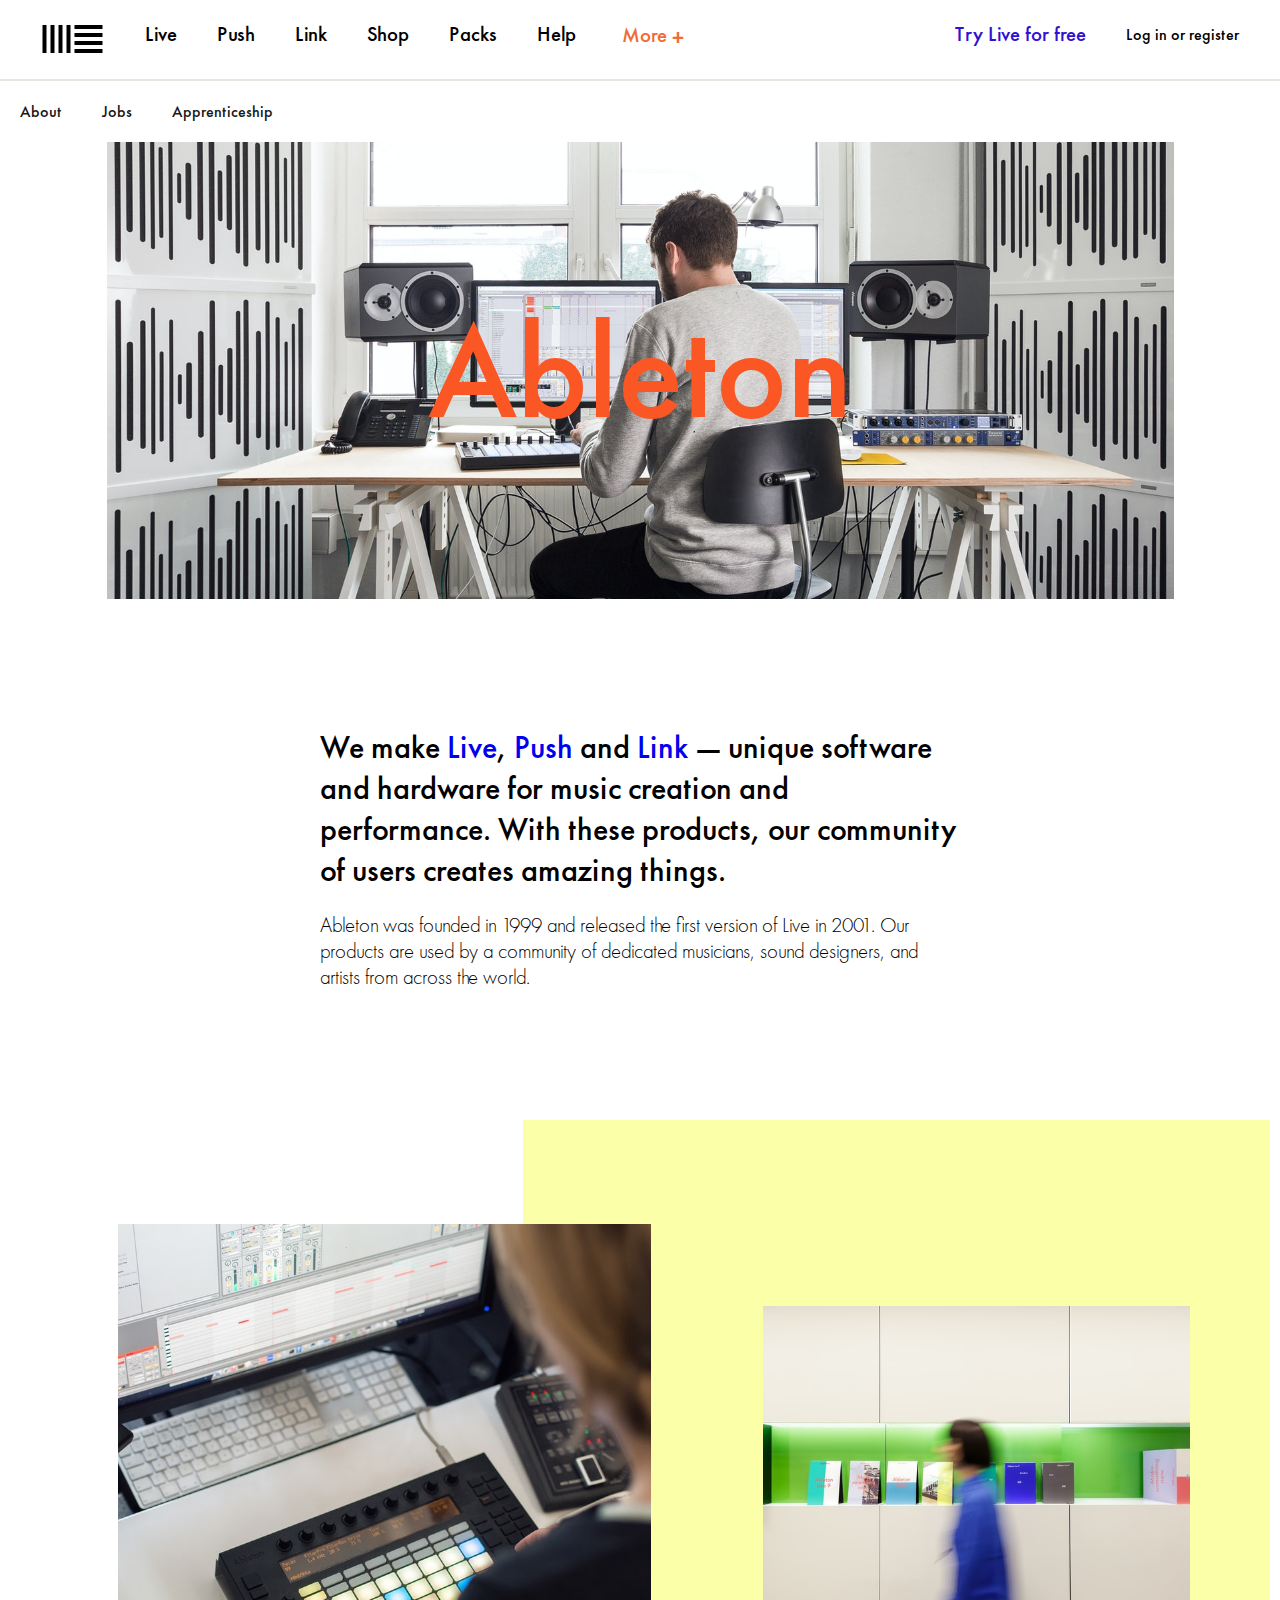
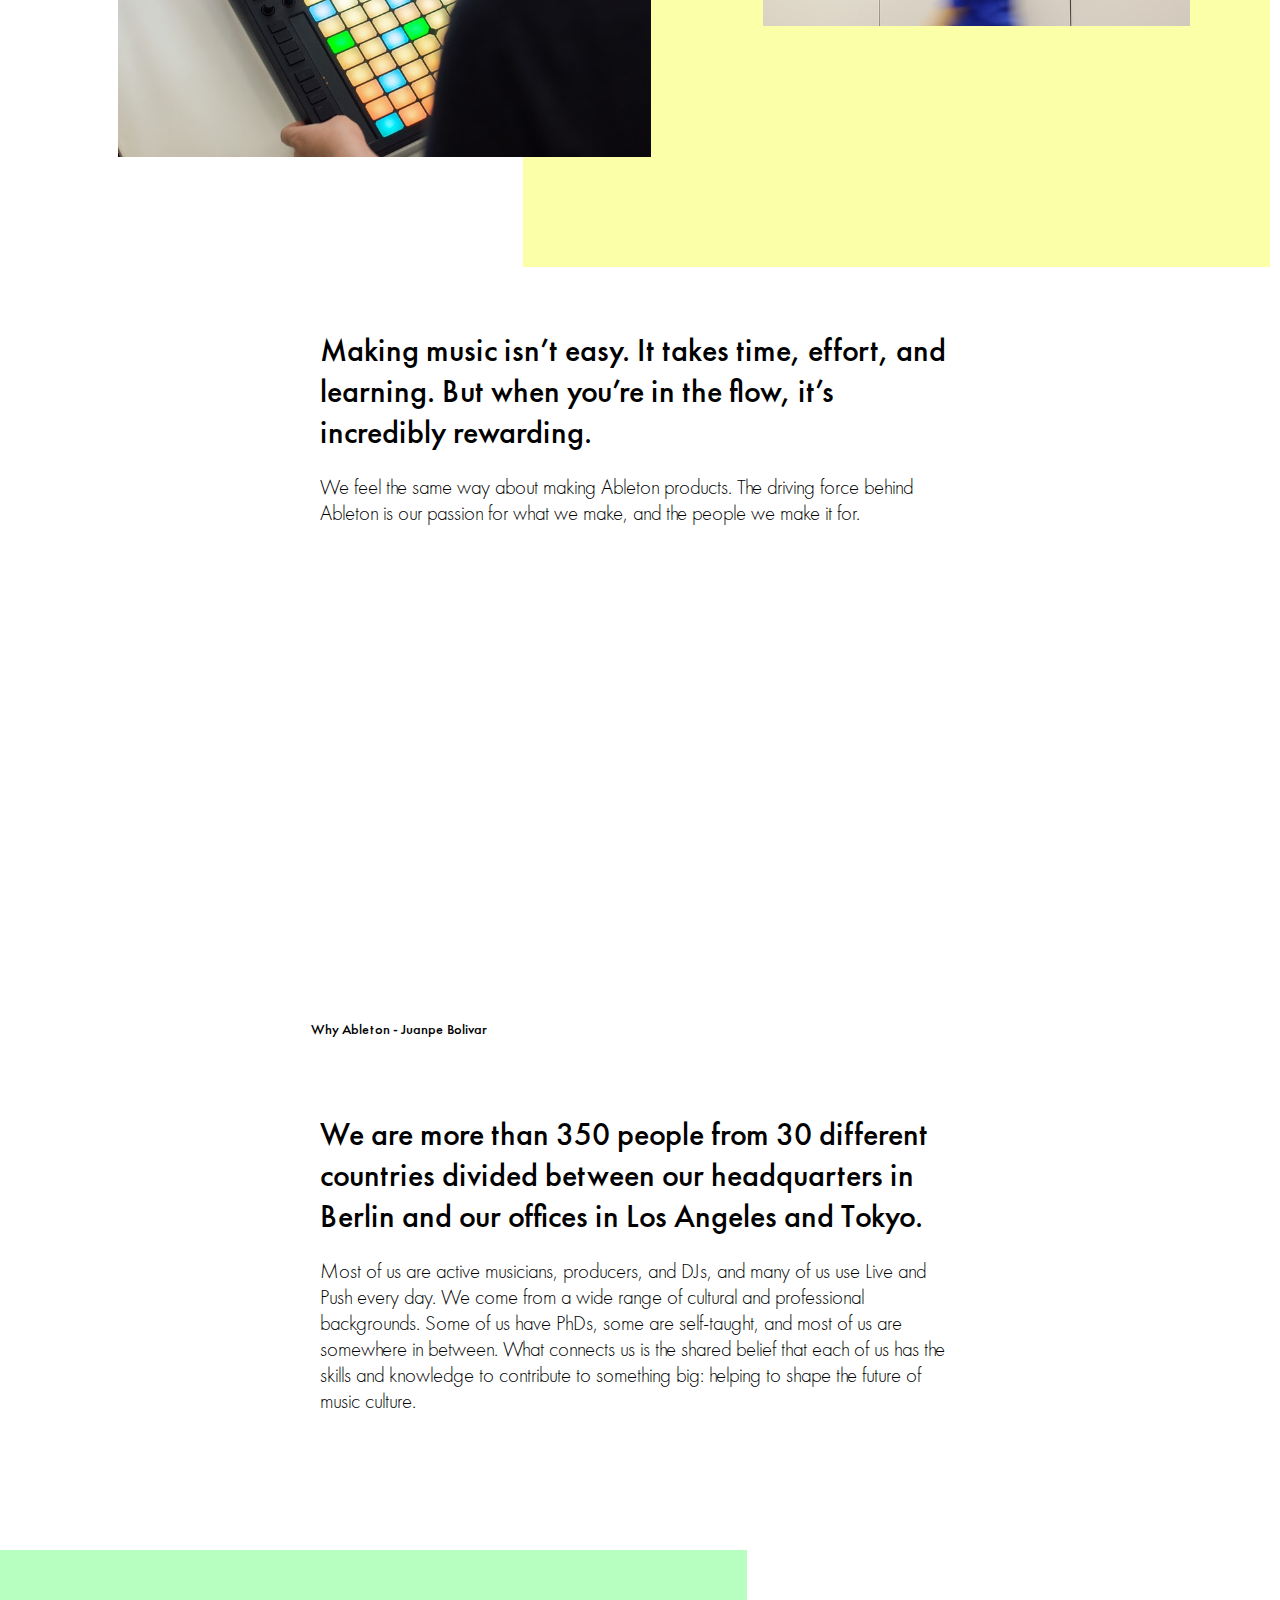
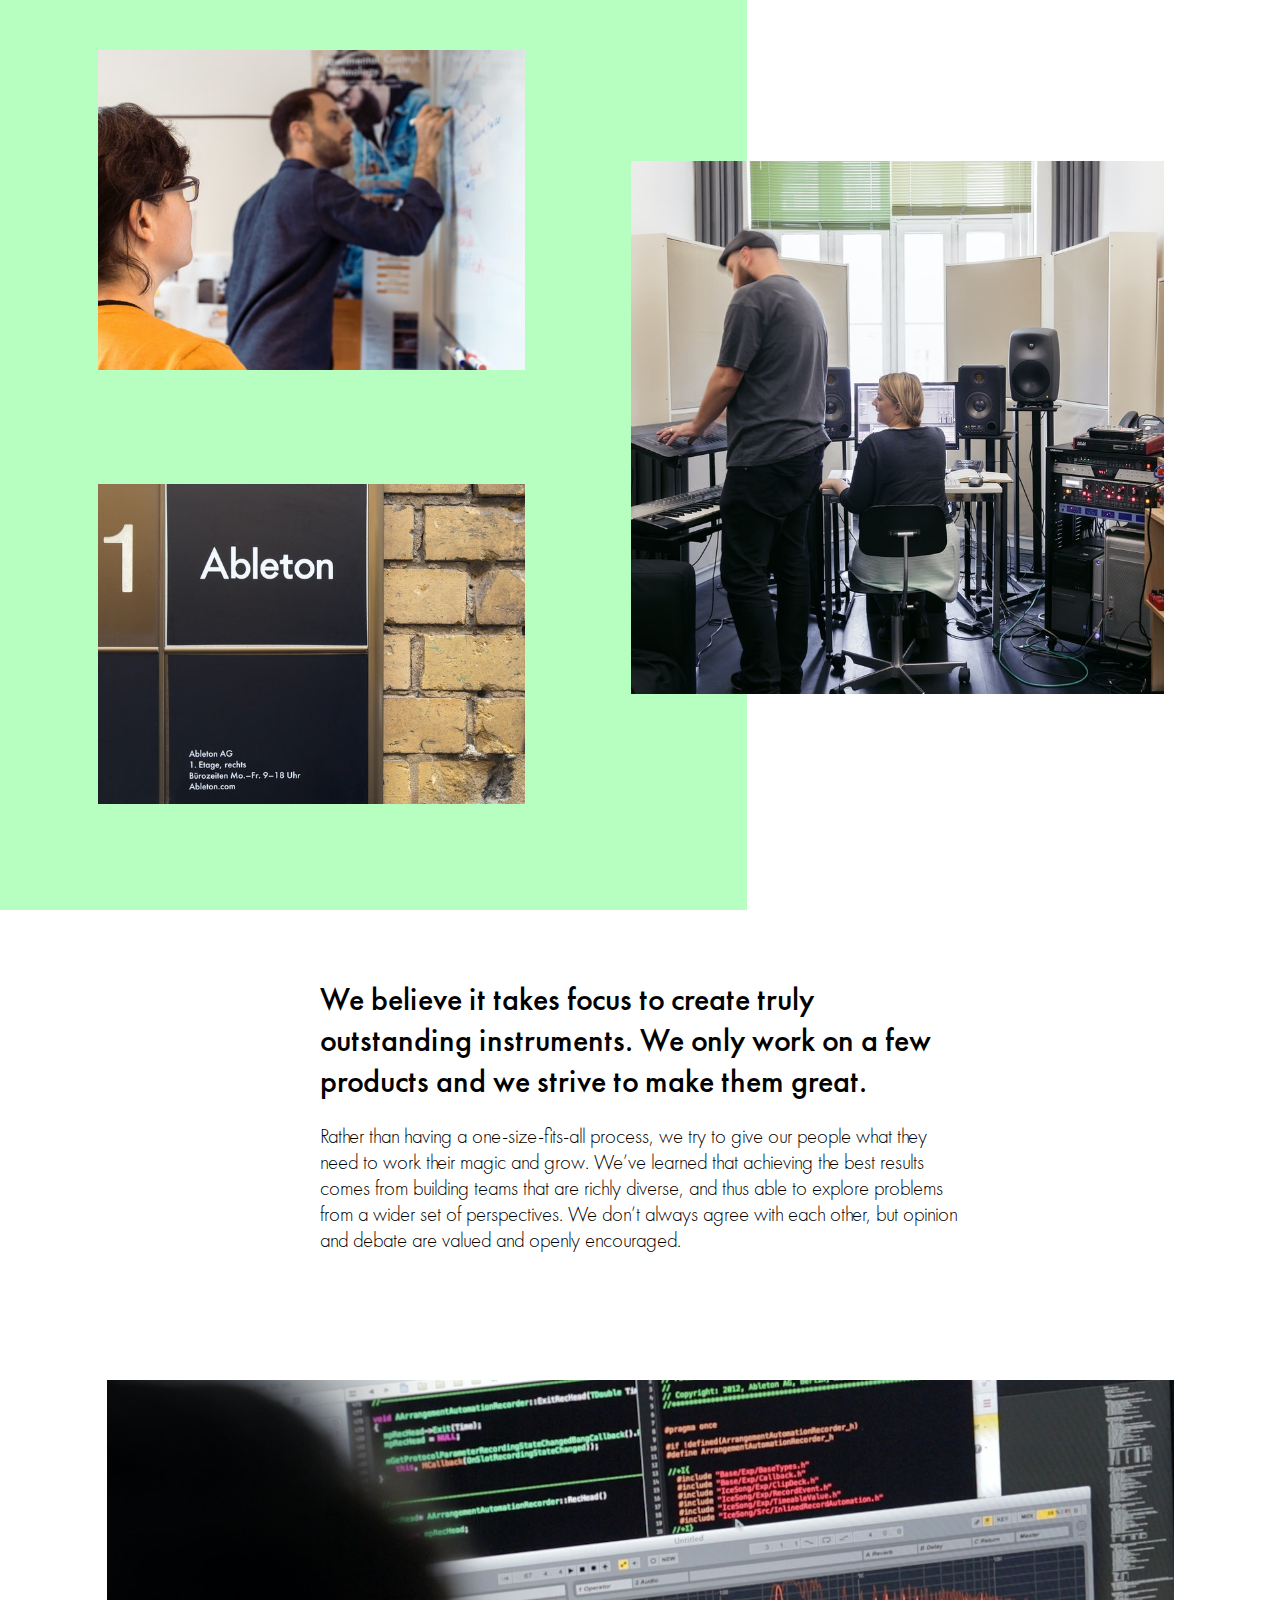
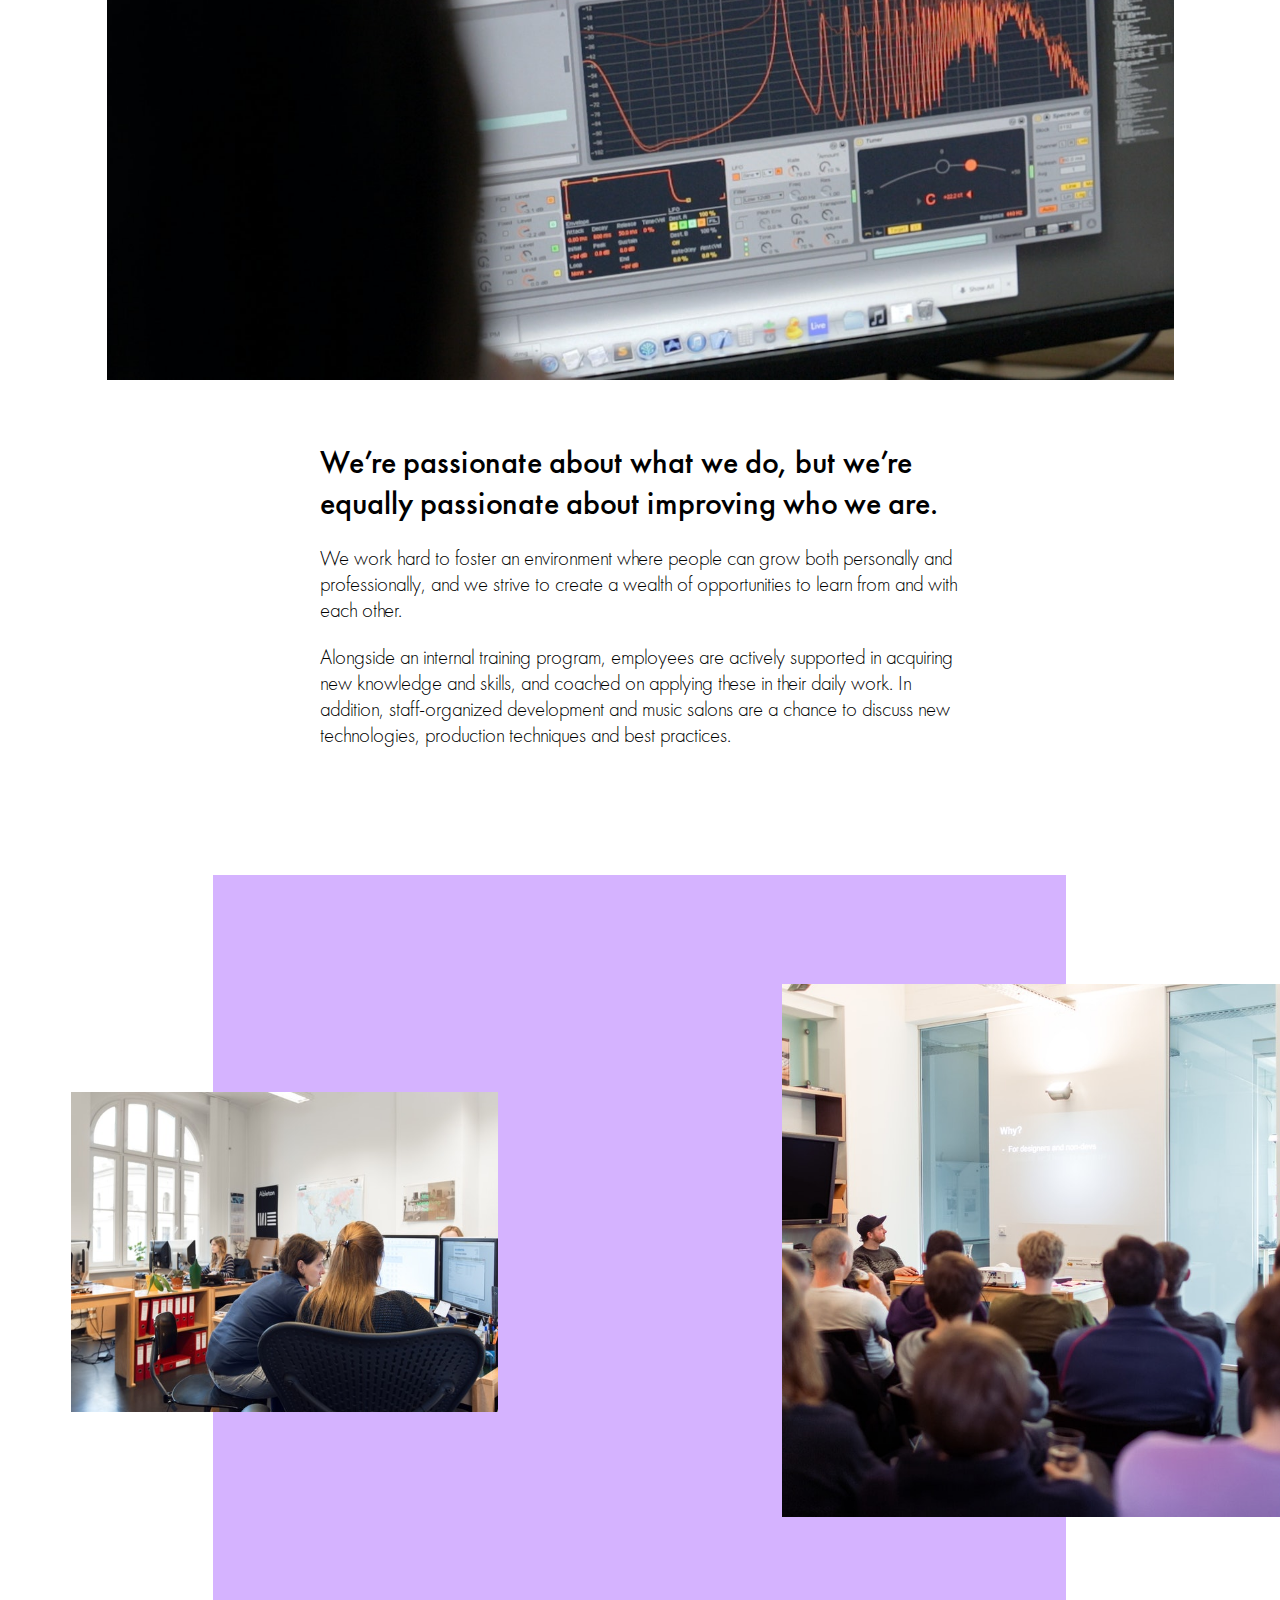
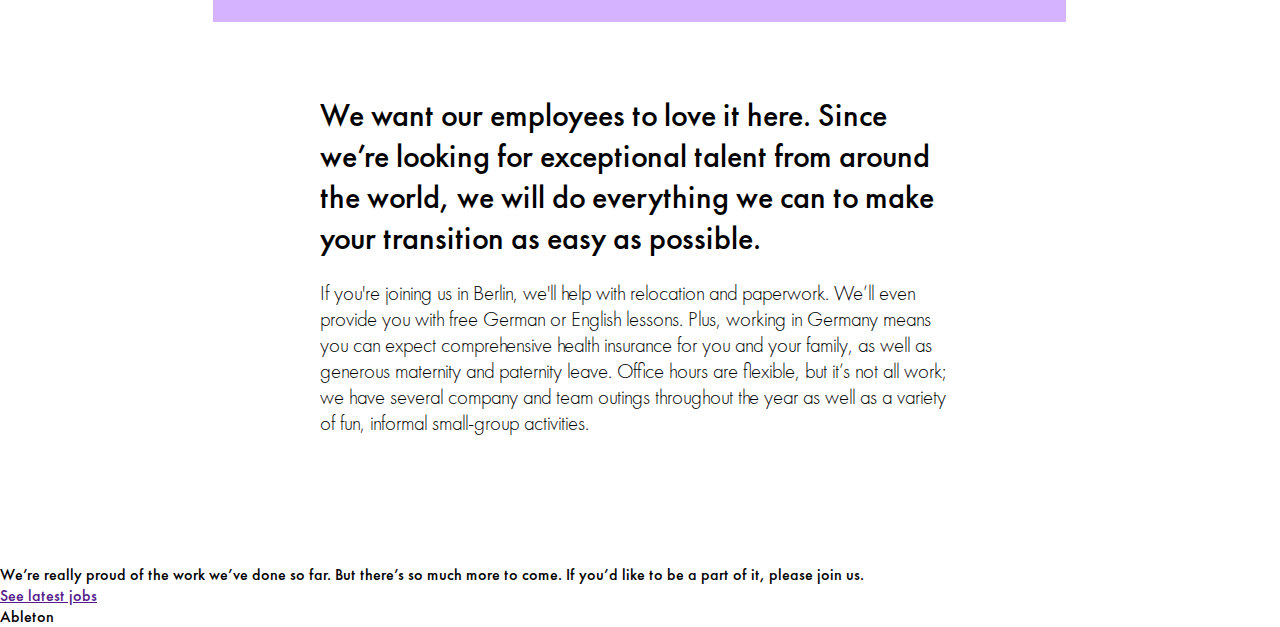
<file: index.html>
<!DOCTYPE html>
<html lang="en">
  <head>
    <meta charset="UTF-8" />
    <meta http-equiv="X-UA-Compatible" content="IE=edge" />
    <meta name="viewport" content="width=device-width, initial-scale=1.0" />
    <title>Ableton</title>
    <link rel="stylesheet" href="style.css" />
    <link rel="stylesheet" href="/Fonts/stylesheet.css" />
  </head>

  <body>
    <div class="wrapper">
      <header class="header">
        <nav class="main-nav">
          <a href="#" id="logo-link"
            ><img
              src="/Ableton_Images/ableton-hallmark.ef5355379032.svg"
              id="logo"
          /></a>
          <ul>
            <li><a href="#">Live</a></li>
            <li><a href="#">Push</a></li>
            <li><a href="#">Link</a></li>
            <li><a href="#">Shop</a></li>
            <li><a href="#">Packs</a></li>
            <li><a href="#">Help</a></li>
            <li class="main-nav-more-list"> <button type="button" class="main-nav-more-button">
                <span id="main-nav-more">More</span
                    ><span id="more-symbol">+</span>
            </button>
            </li>
            <li style="float: right">
              <a href="#" id="main-nav-login">Log in or register</a>
            </li>
            <li style="float: right">
              <a href="#" id="main-nav-try">Try Live for free</a>
            </li>
          </ul>
        </nav>
        <div class="dropout-nav-wrapper">
            <div class="dropout-nav">
                <h1 id="dropout-nav-row-1-h1">More on Ableton.com:</h1>
                <ul>
                  <li><a href="#">Blog</a></li>
                  <li><a href="#">Ableton for the Classroom</a></li>
                  <li><a href="#">Ableton for Colleges and Universities</a></li>
                  <li><a href="#">Certified Training</a></li>
                  <li><a href="#">About Ableton</a></li>
                  <li><a href="#">Jobs</a></li>
                  <li><a href="#">Apprenticeship</a></li>
                </ul>
                <h1 id="dropout-nav-row-2-h1">More from Ableton:</h1>
                <ul class="dropout-nav-row-2">
                  <li>
                    <a href="#"
                      ><div>
                        <div class="dropout-nav-first-div">Loop</div>
                        <div>
                          Watch Talks, Performances and Features from Albeton's Summit
                          For Music Makers.
                        </div>
                      </div></a
                    >
                  </li>
                  <li>
                    <a href="#"
                      ><div>
                        <div class="dropout-nav-first-div">Learning Music</div>
                        <div>
                          Learn fundamentals of music making right in your browser
                        </d>
                      </div></a
                    >
                  </li>
                  <li>
                    <a href="#"
                      ><div>
                        <div class="dropout-nav-first-div">Learning Synths</div>
                        <div>
                          Get started with synthesis using a web-based synth and
                          accompanying lessons.
                        </div>
                      </div></a
                    >
                  </li>
                  <li>
                    <a href="#"
                      ><div>
                        <div class="dropout-nav-first-div">Making Music</div>
                        <div>
                          Some tips from 74 Creative Strategies for Electronic
                          Producers.
                        </div>
                      </div></a
                    >
                  </li>
                </ul>
              </div>
        </div>
      </header>
      <nav class="sticky-nav">
        <ul>
            <li><a href="#">About</a></li>
            <li><a href="#">Jobs</a></li>
            <li><a href="#">Apprenticeship</a></li>
        </ul>
    </nav>
      <main class="main">
        <div class="title-image">Ableton</div>
        <div class="wrapper-text">
        <div class="text">
          <h1>
            We make <a class="text-link" href="#">Live</a>, <a class="text-link" href="#">Push</a> and <a class="text-link" href="#">Link</a> — unique software and hardware for music
            creation and performance. With these products, our community of
            users creates amazing things.
          </h1>
          <p>
            Ableton was founded in 1999 and released the first version of Live
            in 2001. Our products are used by a community of dedicated
            musicians, sound designers, and artists from across the world.
          </p>
        </div>
      </div>
        <div class="illustration">
          <div class="illustration1-grid">
          <div class="illustration1-image-one"><img src="/Ableton_Images/photo-1.jpg" alt="" srcset=""></div>
          <div class="illustration1-image-two"><img src="/Ableton_Images/photo-2.jpg" alt="" srcset=""></div>
          <div class="illustration1-background"></div>
        </div>
        </div>
        <div class="wrapper-text">
        <div class="text">
          <h1>
            Making music isn’t easy. It takes time, effort, and learning. But
            when you’re in the flow, it’s incredibly rewarding.
          </h1>
          <p>
            We feel the same way about making Ableton products. The driving
            force behind Ableton is our passion for what we make, and the people
            we make it for.
          </p>
        </div>
      </div>
        <div class="video">
          <iframe width="640" height="360" src="https://www.youtube.com/embed/9SbnhgjeyXA" title="YouTube video player" frameborder="0" allow="accelerometer; autoplay; clipboard-write; encrypted-media; gyroscope; picture-in-picture" allowfullscreen></iframe>
          <!-- <video width="640" height="360" controls>
            <source src="https://youtu.be/9SbnhgjeyXA" type="video/mp4">
          Your browser does not support the video tag.
          </video> -->
        </div>
        <p class="after-video">Why Ableton - Juanpe Bolivar</p>
        <div class="wrapper-text">
        <div class="text">
          <h1>
            We are more than 350 people from 30 different countries divided
            between our headquarters in Berlin and our offices in Los Angeles
            and Tokyo.
          </h1>
          <p>
            Most of us are active musicians, producers, and DJs, and many of us
            use Live and Push every day. We come from a wide range of cultural
            and professional backgrounds. Some of us have PhDs, some are
            self-taught, and most of us are somewhere in between. What connects
            us is the shared belief that each of us has the skills and knowledge
            to contribute to something big: helping to shape the future of music
            culture.
          </p>
        </div>
      </div>
        <div class="illustration">
          <div class="illustration2-grid">
            <div class="illustration2-image1"><img src="/Ableton_Images/photo-3.jpg" alt=""></div>
            <div class="illustration2-image2"><img src="/Ableton_Images/photo-4.jpg" alt=""></div>
            <div class="illustration2-image3"><img src="/Ableton_Images/photo-5.jpg" alt=""></div>
            <div class="illustration2-background"></div>
          </div>
        </div>
        <div class="wrapper-text">
        <div class="text">
          <h1>
            We believe it takes focus to create truly outstanding instruments.
            We only work on a few products and we strive to make them great.
          </h1>
          <p>
            Rather than having a one-size-fits-all process, we try to give our
            people what they need to work their magic and grow. We’ve learned
            that achieving the best results comes from building teams that are
            richly diverse, and thus able to explore problems from a wider set
            of perspectives. We don’t always agree with each other, but opinion
            and debate are valued and openly encouraged.
          </p>
        </div>
      </div>
        <div class="image"><img src="/Ableton_Images/poster-meet-the-makers.jpg"></div>
        <div class="wrapper-text">
        <div class="text">
          <h1>
            We’re passionate about what we do, but we’re equally passionate
            about improving who we are.
          </h1>
          <p>
            We work hard to foster an environment where people can grow both
            personally and professionally, and we strive to create a wealth of
            opportunities to learn from and with each other.
          </p>
          <p>
            Alongside an internal training program, employees are actively
            supported in acquiring new knowledge and skills, and coached on
            applying these in their daily work. In addition, staff-organized
            development and music salons are a chance to discuss new
            technologies, production techniques and best practices.
          </p>
        </div>
      </div>
        <div class="illustration">
          <div class="illustration3-grid">
          <div class="illustration3-image1"><img src="/Ableton_Images/photo-6-a.jpg" alt=""></div>
          <div class="illustration3-image2"><img src="/Ableton_Images/photo-7.jpg" alt=""></div>
          <div class="illustration3-background"></div>
        </div>
        </div>
        <div class="wrapper-text">
        <div class="text">
          <h1>
            We want our employees to love it here. Since we’re looking for
            exceptional talent from around the world, we will do everything we
            can to make your transition as easy as possible.
          </h1>
          <p>
            If you're joining us in Berlin, we'll help with relocation and
            paperwork. We’ll even provide you with free German or English
            lessons. Plus, working in Germany means you can expect comprehensive
            health insurance for you and your family, as well as generous
            maternity and paternity leave. Office hours are flexible, but it’s
            not all work; we have several company and team outings throughout
            the year as well as a variety of fun, informal small-group
            activities.
          </p>
        </div>
      </div>
        <div class="illustration">
          <div class="final-text">
            We’re really proud of the work we’ve done so far. But there’s so
            much more to come. If you’d like to be a part of it, please join us.
          </div>
          <a href="">See latest jobs</a>
        </div>
      </main>
      <footer class="footer">
        <div class="footer__logo">Ableton</div>
        <div class="footer__row"></div>
        <div class="footer__row"></div>
        <div class="footer__nav"></div>
      </footer>
    </div>
    <script src="script.js"></script>
  </body>
</html>
</file>
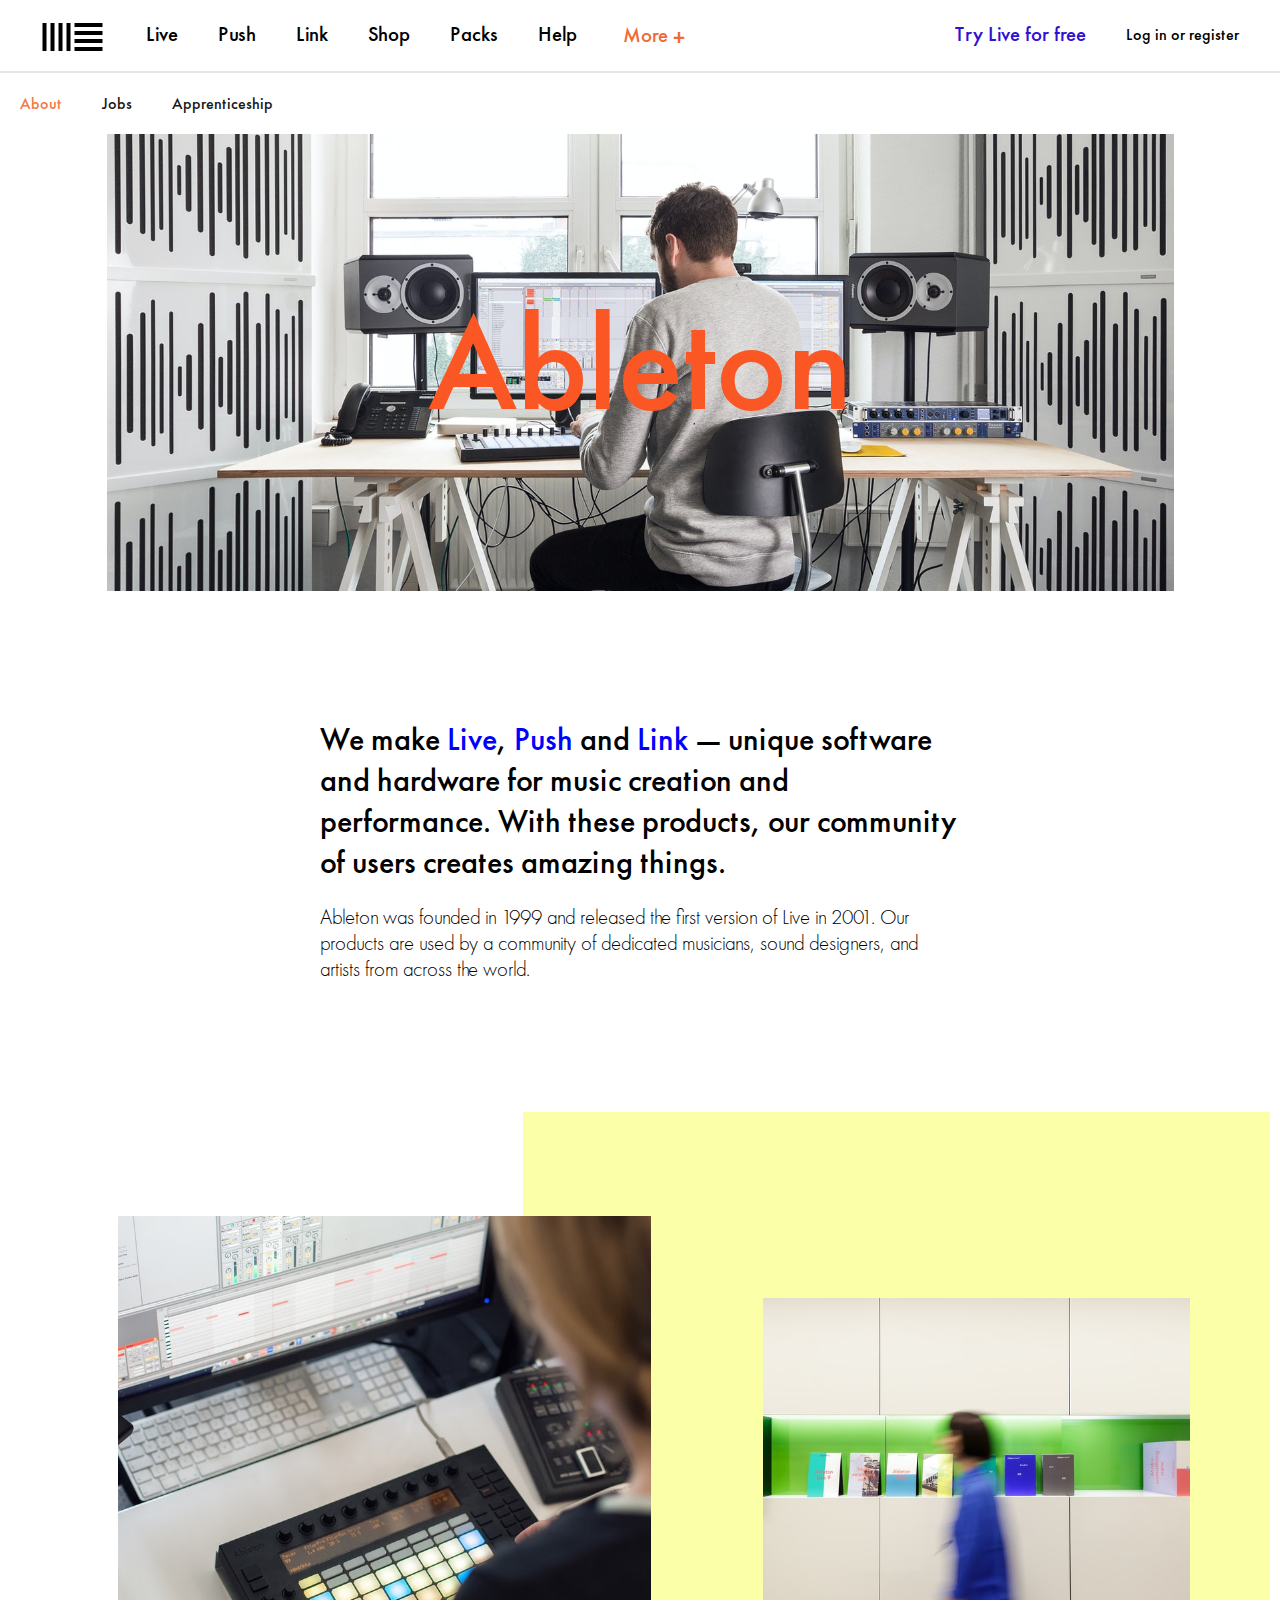
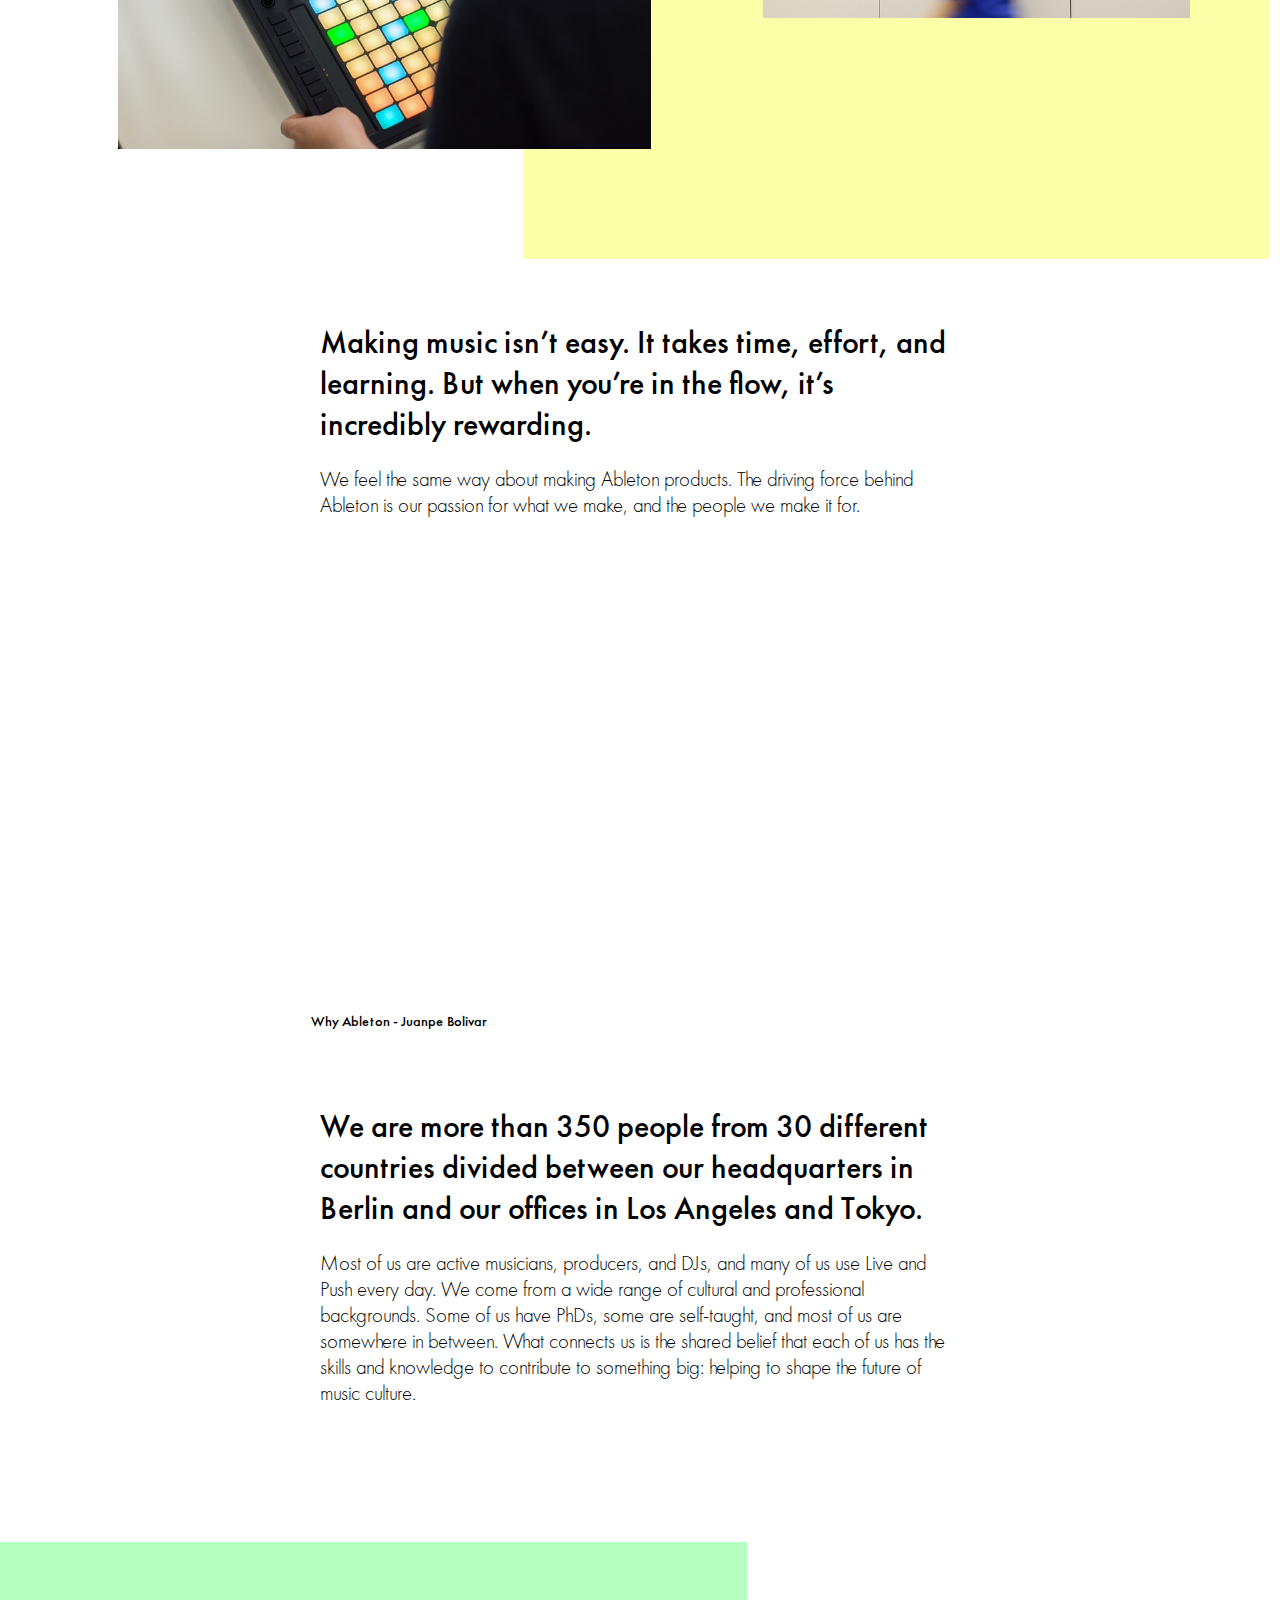
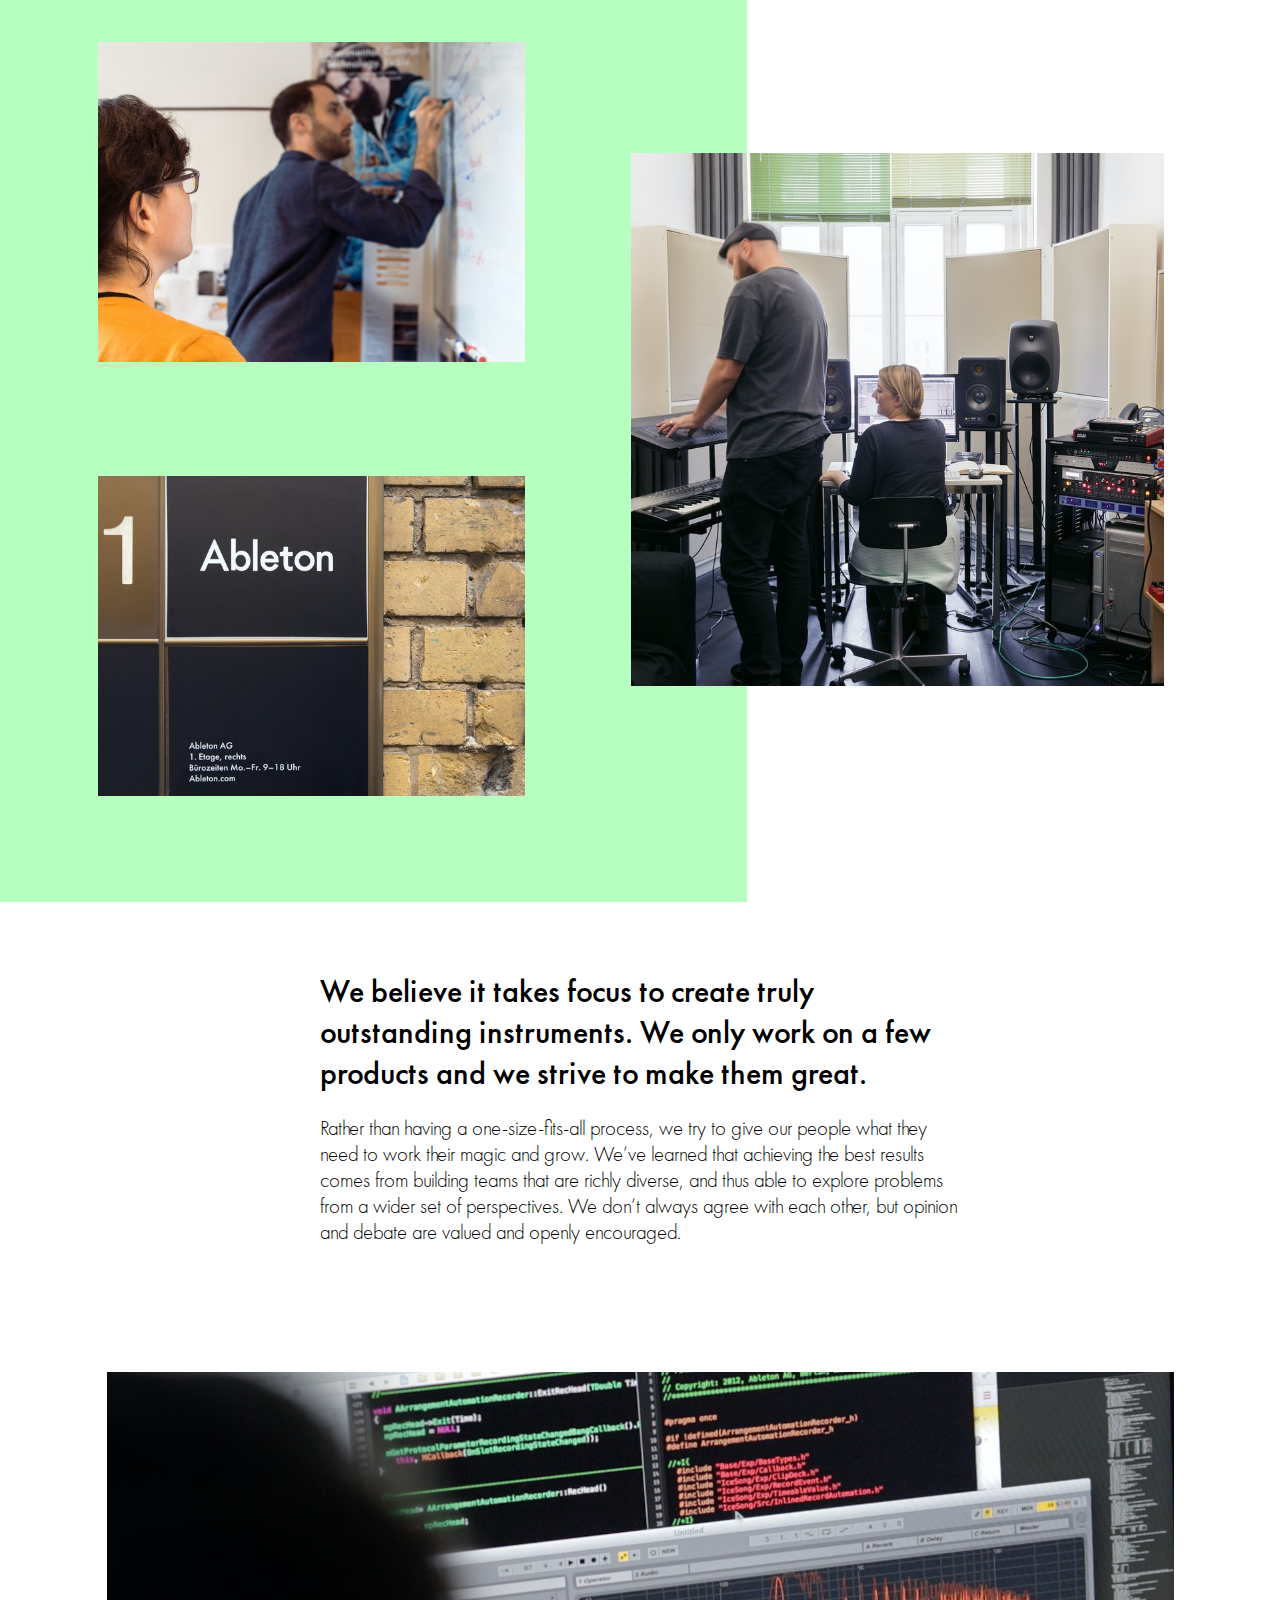
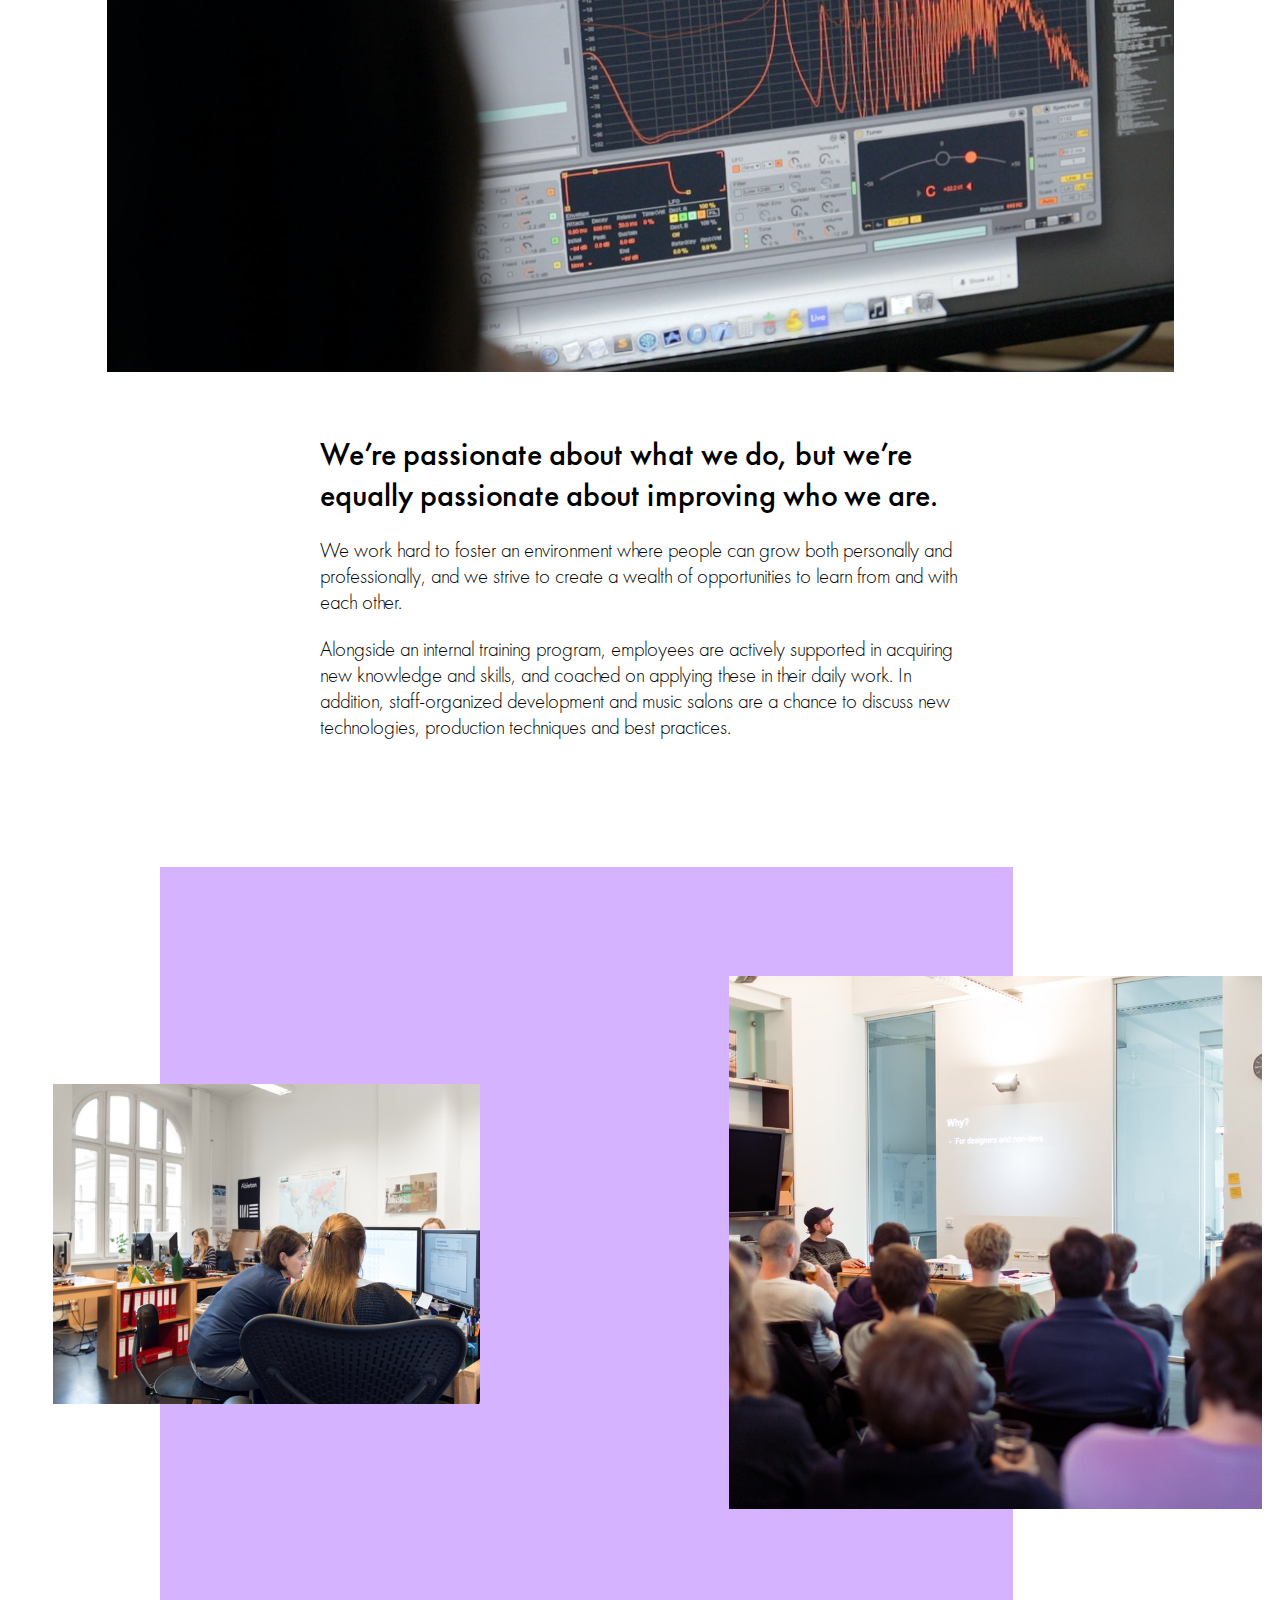
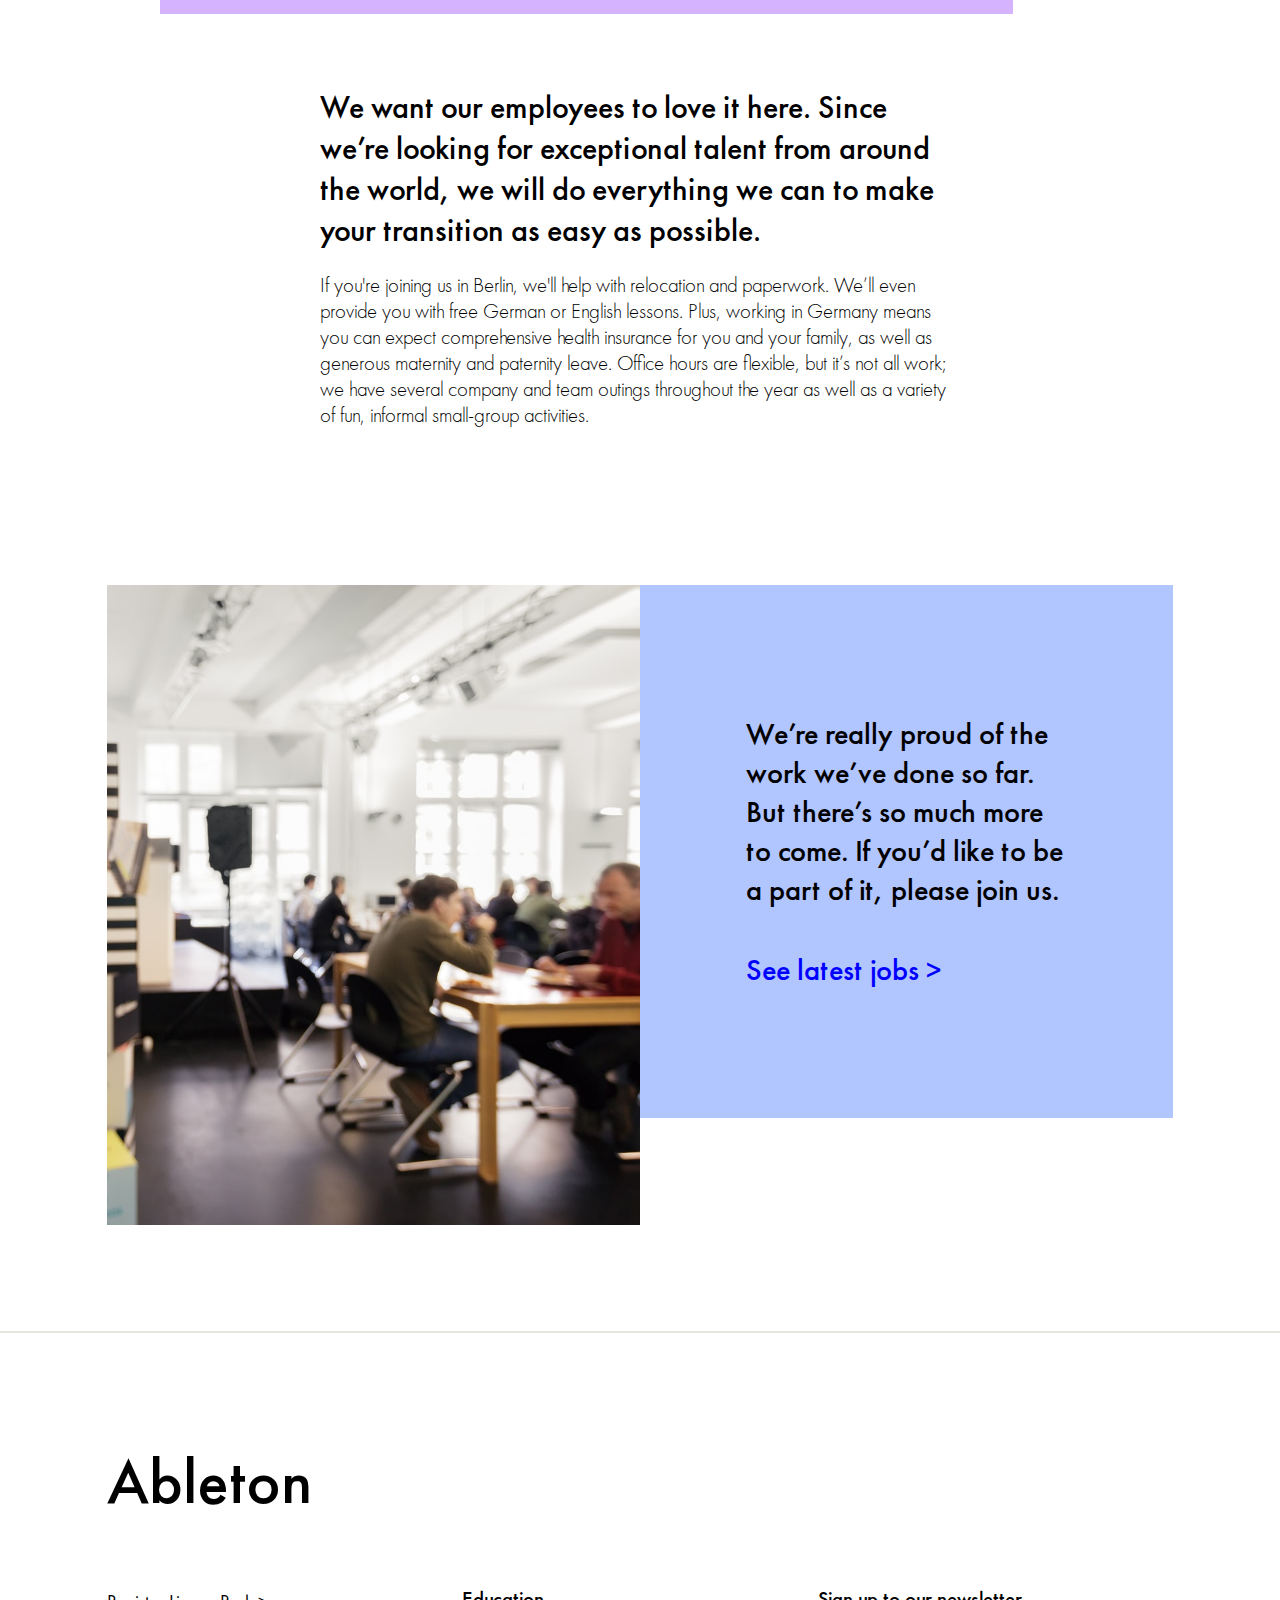
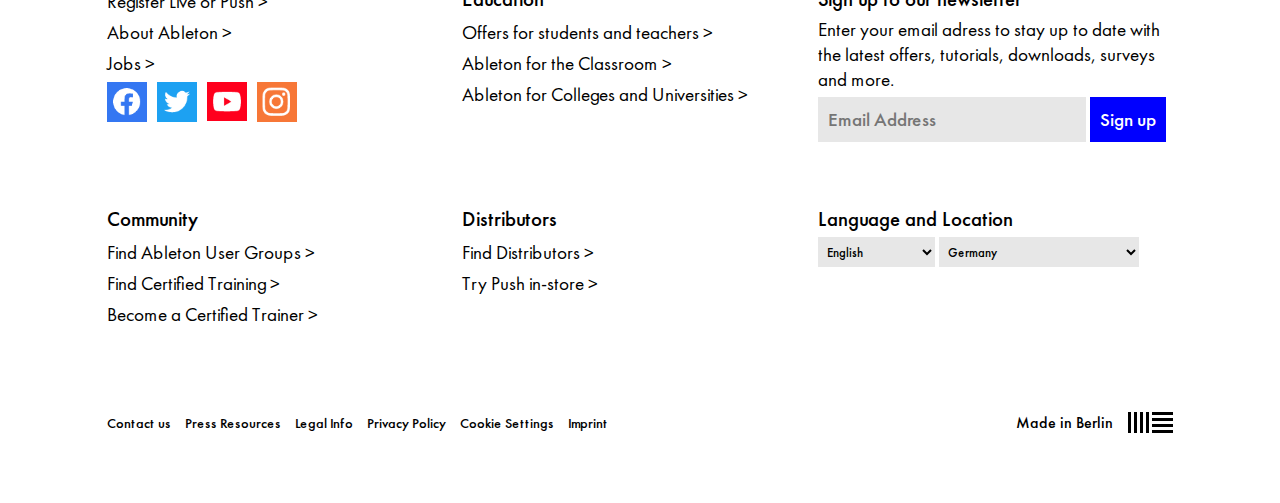
<file: Ableton/index.html>
<!DOCTYPE html>
<html lang="en">
  <head>
    <meta charset="UTF-8" />
    <meta http-equiv="X-UA-Compatible" content="IE=edge" />
    <meta name="viewport" content="width=device-width, initial-scale=1.0" />
    <title>Ableton</title>
    <link rel="stylesheet" href="style.css" />
    <link rel="stylesheet" href="/Ableton/Fonts/stylesheet.css" />
  </head>

  <body>
    <div class="wrapper">
      <header class="header">
        <nav class="main-nav">
          <a href="#" id="logo-link"
            ><img
              src="/Ableton/Ableton_Images/ableton-hallmark.ef5355379032.svg"
              id="logo"
          /></a>
          <ul>
            <li><a href="#">Live</a></li>
            <li><a href="#">Push</a></li>
            <li><a href="#">Link</a></li>
            <li><a href="#">Shop</a></li>
            <li><a href="#">Packs</a></li>
            <li><a href="#">Help</a></li>
            <li class="main-nav-more-list"> <button type="button" class="main-nav-more-button">
                <span id="main-nav-more">More</span
                    ><span id="more-symbol">+</span>
            </button>
            </li>
            <li style="float: right">
              <a href="#" id="main-nav-login">Log in or register</a>
            </li>
            <li style="float: right">
              <a href="#" id="main-nav-try">Try Live for free</a>
            </li>
          </ul>
        </nav>
        <div class="dropout-nav-wrapper">
            <div class="dropout-nav">
                <h1 id="dropout-nav-row-1-h1">More on Ableton.com:</h1>
                <ul>
                  <li><a href="#">Blog</a></li>
                  <li><a href="#">Ableton for the Classroom</a></li>
                  <li><a href="#">Ableton for Colleges and Universities</a></li>
                  <li><a href="#">Certified Training</a></li>
                  <li><a href="#">About Ableton</a></li>
                  <li><a href="#">Jobs</a></li>
                  <li><a href="#">Apprenticeship</a></li>
                </ul>
                <h1 id="dropout-nav-row-2-h1">More from Ableton:</h1>
                <ul class="dropout-nav-row-2">
                  <li>
                    <a href="#"
                      ><div>
                        <div class="dropout-nav-first-div">Loop</div>
                        <div>
                          Watch Talks, Performances and Features from Albeton's Summit
                          For Music Makers.
                        </div>
                      </div></a
                    >
                  </li>
                  <li>
                    <a href="#"
                      ><div>
                        <div class="dropout-nav-first-div">Learning Music</div>
                        <div>
                          Learn fundamentals of music making right in your browser
                        </d>
                      </div></a
                    >
                  </li>
                  <li>
                    <a href="#"
                      ><div>
                        <div class="dropout-nav-first-div">Learning Synths</div>
                        <div>
                          Get started with synthesis using a web-based synth and
                          accompanying lessons.
                        </div>
                      </div></a
                    >
                  </li>
                  <li>
                    <a href="#"
                      ><div>
                        <div class="dropout-nav-first-div">Making Music</div>
                        <div>
                          Some tips from 74 Creative Strategies for Electronic
                          Producers.
                        </div>
                      </div></a
                    >
                  </li>
                </ul>
              </div>
        </div>
      </header>
      <nav class="sticky-nav">
        <ul>
            <li><a style="color: rgb(240, 108, 52);" href="#">About</a></li>
            <li><a href="#">Jobs</a></li>
            <li><a href="#">Apprenticeship</a></li>
        </ul>
    </nav>
      <main class="main">
        <div class="title-image">Ableton</div>
        <div class="wrapper-text">
        <div class="text">
          <h1>
            We make <a class="text-link" href="#">Live</a>, <a class="text-link" href="#">Push</a> and <a class="text-link" href="#">Link</a> — unique software and hardware for music
            creation and performance. With these products, our community of
            users creates amazing things.
          </h1>
          <p>
            Ableton was founded in 1999 and released the first version of Live
            in 2001. Our products are used by a community of dedicated
            musicians, sound designers, and artists from across the world.
          </p>
        </div>
      </div>
        <div class="illustration">
          <div class="illustration1-grid">
          <div class="illustration1-image-one"><img src="/Ableton/Ableton_Images/photo-1.jpg" alt="" srcset=""></div>
          <div class="illustration1-image-two"><img src="/Ableton/Ableton_Images/photo-2.jpg" alt="" srcset=""></div>
          <div class="illustration1-background"></div>
        </div>
        </div>
        <div class="wrapper-text">
        <div class="text">
          <h1>
            Making music isn’t easy. It takes time, effort, and learning. But
            when you’re in the flow, it’s incredibly rewarding.
          </h1>
          <p>
            We feel the same way about making Ableton products. The driving
            force behind Ableton is our passion for what we make, and the people
            we make it for.
          </p>
        </div>
      </div>
        <div class="video">
          <iframe width="640" height="360" src="https://www.youtube.com/embed/9SbnhgjeyXA" title="YouTube video player" frameborder="0" allow="accelerometer; autoplay; clipboard-write; encrypted-media; gyroscope; picture-in-picture" allowfullscreen></iframe>
          <!-- <video width="640" height="360" controls>
            <source src="https://youtu.be/9SbnhgjeyXA" type="video/mp4">
          Your browser does not support the video tag.
          </video> -->
        </div>
        <p class="after-video">Why Ableton - Juanpe Bolivar</p>
        <div class="wrapper-text">
        <div class="text">
          <h1>
            We are more than 350 people from 30 different countries divided
            between our headquarters in Berlin and our offices in Los Angeles
            and Tokyo.
          </h1>
          <p>
            Most of us are active musicians, producers, and DJs, and many of us
            use Live and Push every day. We come from a wide range of cultural
            and professional backgrounds. Some of us have PhDs, some are
            self-taught, and most of us are somewhere in between. What connects
            us is the shared belief that each of us has the skills and knowledge
            to contribute to something big: helping to shape the future of music
            culture.
          </p>
        </div>
      </div>
        <div class="illustration">
          <div class="illustration2-grid">
            <div class="illustration2-image1"><img src="/Ableton/Ableton_Images/photo-3.jpg" alt=""></div>
            <div class="illustration2-image2"><img src="/Ableton/Ableton_Images/photo-4.jpg" alt=""></div>
            <div class="illustration2-image3"><img src="/Ableton/Ableton_Images/photo-5.jpg" alt=""></div>
            <div class="illustration2-background"></div>
          </div>
        </div>
        <div class="wrapper-text">
        <div class="text">
          <h1>
            We believe it takes focus to create truly outstanding instruments.
            We only work on a few products and we strive to make them great.
          </h1>
          <p>
            Rather than having a one-size-fits-all process, we try to give our
            people what they need to work their magic and grow. We’ve learned
            that achieving the best results comes from building teams that are
            richly diverse, and thus able to explore problems from a wider set
            of perspectives. We don’t always agree with each other, but opinion
            and debate are valued and openly encouraged.
          </p>
        </div>
      </div>
        <div class="image"><img src="/Ableton/Ableton_Images/poster-meet-the-makers.jpg"></div>
        <div class="wrapper-text">
        <div class="text">
          <h1>
            We’re passionate about what we do, but we’re equally passionate
            about improving who we are.
          </h1>
          <p>
            We work hard to foster an environment where people can grow both
            personally and professionally, and we strive to create a wealth of
            opportunities to learn from and with each other.
          </p>
          <p>
            Alongside an internal training program, employees are actively
            supported in acquiring new knowledge and skills, and coached on
            applying these in their daily work. In addition, staff-organized
            development and music salons are a chance to discuss new
            technologies, production techniques and best practices.
          </p>
        </div>
      </div>
        <div class="illustration">
          <div class="illustration3-grid">
          <div class="illustration3-image1"><img src="/Ableton/Ableton_Images/photo-6-a.jpg" alt=""></div>
          <div class="illustration3-image2"><img src="/Ableton/Ableton_Images/photo-7.jpg" alt=""></div>
          <div class="illustration3-background"></div>
        </div>
        </div>
        <div class="wrapper-text">
        <div class="text">
          <h1>
            We want our employees to love it here. Since we’re looking for
            exceptional talent from around the world, we will do everything we
            can to make your transition as easy as possible.
          </h1>
          <p>
            If you're joining us in Berlin, we'll help with relocation and
            paperwork. We’ll even provide you with free German or English
            lessons. Plus, working in Germany means you can expect comprehensive
            health insurance for you and your family, as well as generous
            maternity and paternity leave. Office hours are flexible, but it’s
            not all work; we have several company and team outings throughout
            the year as well as a variety of fun, informal small-group
            activities.
          </p>
        </div>
      </div>
        <div class="illustration">
          <div class="illustration4-grid">
            <div class="illustration4-image1"><img src="/Ableton/Ableton_Images/photo-8.jpg"></div>
            <div class="final-text">
              <div class="final-text-wrapper">
                <h1>We’re really proud of the work we’ve done so far. But there’s so
                  much more to come. If you’d like to be a part of it, please join us.</h1>
                <h1><a class="final-text-link" href="">See latest jobs ></a></h1>
              </div>
            </div>
            
          </div>
          </div>
          
      </main>
      <footer class="footer">
        <div class="footer__logo">Ableton</div>
        <div class="footer-grid">
          <div class="footer__row footer__register">
            <ul>
              <li><a href="#">Register Live or Push ></a></li>
              <li><a href="#">About Ableton ></a></li>
              <li><a href="#">Jobs ></a></li>
              <li class="social-list"><div class="social"><a href="#"><img src="/Ableton/Ableton_Images/Ableton_Facebook.png" alt=""></a></div>
                <div class="social"><a href="#"><img src="/Ableton/Ableton_Images/Ableton_Twitter.png" alt=""></a></div>
                <div class="social">
                  <a href="#"><img src="/Ableton/Ableton_Images/Ableton_YouTube.png" alt=""></a>
                </div>
                <div class="social">
                  <a href="#"><img src="/Ableton/Ableton_Images/Ableton_Instagram.png" alt=""></a>
                </div></li>
            </ul>
          </div>
          <div class="footer__row footer__education">
            <p>Education</p>
            <ul>
              <li><a href="#">Offers for students and teachers ></a></li>
              <li><a href="#">Ableton for the Classroom ></a></li>
              <li><a href="#">Ableton for Colleges and Universities ></a></li>
            </ul>
          </div>
          <div class="footer__row footer__signup">
            <p>Sign up to our newsletter</p>
            <p id="footer__signup-paragraph">Enter your email adress to stay up to date with the latest offers, tutorials, downloads, surveys and more.</p>
            <input id="email" type="email" placeholder="Email Address"> <button id="submit" type="submit">Sign up</button>
          </div>
          <div class="footer__row footer__community">
            <p>Community</p>
            <ul>
              <li><a href="#">Find Ableton User Groups ></a></li>
              <li><a href="#">Find Certified Training ></a></li>
              <li><a href="#">Become a Certified Trainer ></a></li>
            </ul>
          </div>
          <div class="footer__row footer__distributors">
            <p>Distributors</p>
            <ul>
              <li><a href="#">Find Distributors ></a></li>
              <li><a href="#">Try Push in-store ></a></li>
            </ul>
          </div>
          <div class="footer__row footer__language">
            <p>Language and Location</p>
<select name="lanuage" id="language">
  <option value="English">English</option>
  <option value="Deutsch">Deutsch</option>
  <option value="Francais">Francais</option>
  <option value="Japanese">Japanese</option>
  <option value="Chinese">Chinese</option>
</select>
<select name="location" id="location">
  <option value="Germany">Germany</option>
  <option value="France">France</option>
</select>
          </div>
        </div>
        <div class="footer__nav">
          <ul>
            <li><a href="#">Contact us</a></li>
            <li><a href="#">Press Resources</a></li>
            <li><a href="#">Legal Info</a></li>
            <li><a href="#">Privacy Policy</a></li>
            <li><a href="#">Cookie Settings</a></li>
            <li><a href="#">Imprint</a></li>
            <li><div class="footer__logo-small"><img src="/Ableton/Ableton_Images/ableton-hallmark.ef5355379032.svg" alt=""></div></li>
            <li><p>Made in Berlin</p></li>
          </ul>
        </div>
      </footer>
    </div>
    <script src="script.js"></script>
  </body>
</html>
</file>
<file: style.css>
html {
}

/* *,
*:before,
*:after {
  box-sizing: inherit;
} */

body {
  margin: 0;
  font-family: "Futura PT", "Times New Roman";
}

.wrapper {
  display: flex;
  flex-direction: column;
}
/* .header {
} */
.main-nav {
  border-bottom: 2px solid #e7e5e0;
  display: flex;
  align-items: center;
  align-content: center;
  justify-content: center;
}
.main-nav ul {
  list-style-type: none;
  margin: 21px 21px 25px 0px;
  padding: 0;
  width: 100%;
}

.main-nav li {
  float: left;
  padding: 0 20px;
}

.main-nav li a {
  display: block;
  background-color: #ffffff;
  text-decoration: none;
  color: black;
  font-size: 1.3rem;
}

.main-nav li #main-nav-more {
  display: block;
  background-color: #ffffff;
  text-decoration: none;
}

.main-nav-more-list {
  font-size: 1.3rem;
  color: rgb(240, 108, 52);
  cursor: pointer;
}

.main-nav li #main-nav-try {
  display: block;
  background-color: #ffffff;
  text-decoration: none;
  color: rgb(46, 17, 210);
  float: right;
}

.main-nav li #main-nav-login {
  display: block;
  background-color: #ffffff;
  text-decoration: none;
  color: rgb(0, 0, 0);
  font-size: 1rem;
  float: right;
  padding-top: 3px;
}

.main-nav-more-button {
  display: flex;
  font-size: 1.3rem;
  color: rgb(240, 108, 52);
  cursor: pointer;
  background-color: #ffffff;
  border: none;
  text-align: center;
  text-decoration: none;
  font-family: "Futura PT", "Times New Roman";
}

#logo-link {
  width: 65px;
  height: 28px;
  margin: 20px 20px 21px 40px;
}

#logo {
  width: 65px;
  height: 28px;
}

#more-symbol {
  font-size: 1.5rem;
  margin-left: 5px;
}

/* .dropout-nav-wrapper {
} */

.dropout-nav {
  display: none;
  margin: 0px 40px 70px 40px;
}

.dropout-nav-first-div {
  font-weight: bold;
  margin-bottom: 10px;
}

.dropout-nav ul {
  list-style-type: none;
  margin: 0;
  padding: 0;
  width: 100%;
  display: flex;
  justify-content: space-between;
}

.dropout-nav ul li {
  padding: 0 40px 0 0;
}

.dropout-nav ul li a {
  text-decoration: none;
  color: black;
  font-family: "Futura PT Book";
  /* font-weight: 200; */
  font-size: 1.2rem;
}

#dropout-nav-row-1-h1 {
  font-size: 1.8rem;
  font-weight: 400;
  margin: 20px 0px;
}

#dropout-nav-row-2-h1 {
  font-size: 1.8rem;
  font-weight: 400;
  margin: 40px 0px 20px 0px;
}

.sticky-nav {
  position: sticky;
  z-index: 1;
  background-color: white;
  opacity: 90%;
  width: 100%;
  top: 0;
  left: 0;
  height: 61px;
  transition: transform, 0.2s;
  z-index: 99;
}

.sticky-nav ul {
  list-style-type: none;
  margin: 0;
  padding: 0;
}

.sticky-nav ul li {
  float: left;
  padding: 20px 20px;
}

.sticky-nav ul li a {
  text-decoration: none;
  color: black;
  font-weight: 500;
}

.main {
}
.title-image {
  display: flex;
  justify-content: center;
  align-items: center;
  background-image: url("/Ableton_Images/header.jpg");
  background-size: contain;
  height: 457px;
  width: 1067px;
  margin: 0 auto 67px auto;
  color: #fa5725;
  font-size: 8.5rem;
  font-weight: 500;
}

.wrapper-text {
  display: flex;
  flex-direction: column;
  justify-content: center;
  align-items: center;
}
.text {
  margin: 40px 0px 107px 0px;
  max-width: 640px;
  font-family: "Futura PT";
}

.text h1 {
  font-weight: 400;
  margin-bottom: 21px;
}

.text p {
  font-family: "Futura PT";
  font-size: 1.3rem;
  font-weight: 300;
}

.text-link {
  text-decoration: none;
}
.illustration {
}

.illustration1-grid {
  display: grid;
  grid-template-columns: 1fr 1fr 1fr 1fr 1fr 1fr 1fr 1fr 1fr 1fr;
  grid-template-rows: 0fr 0fr 1fr 1fr 1fr 1fr 0fr 0fr;
  justify-items: center;
  align-items: center;
}

.illustration1-background {
  background: #fbffa7;
  width: 747px;
  height: 747px;
  grid-area: 2 / 5 / 8 / 11;
  z-index: 0;
}
.illustration1-image-one {
  grid-area: 3 / 2 / 7 / 6;
  z-index: 1;
}
.illustration1-image-two {
  grid-area: 4 / 7 / 6 / 10;
  z-index: 2;
  margin-left: 32px;
}
.illustration1-image-one img {
  width: 533px;
  height: 533px;
}
.illustration1-image-two img {
  width: 427px;
  height: 320px;
  margin-bottom: 50px;
}
.video {
  display: flex;
  flex-direction: column;
  justify-content: center;
  align-items: center;
}

.after-video {
  margin-top: 7px;
  padding-left: 311px;
  font-size: 0.9rem;
}

.illustration2-grid {
  display: grid;
  grid-template-columns: 1fr 1fr 1fr 1fr 1fr 1fr 1fr 1fr 1fr 1fr 1fr;
  grid-template-rows: 1fr 1fr 1fr 1fr 1fr 1fr 1fr 1fr 1fr;
  gap: 0px 0px;
  justify-items: center;
  align-items: center;
}

.illustration2-background {
  background-color: #b6ffc0;
  width: 747px;
  height: 960px;
  grid-area: 1 / 1 / 10 / 7;
  z-index: 0;
}

.illustration2-image1 img {
  width: 427px;
  height: 320px;
}

.illustration2-image2 img {
  width: 427px;
  height: 320px;
}

.illustration2-image3 img {
  width: 533px;
  height: 533px;
}

.illustration2-image1 {
  grid-area: 2 / 2 / 5 / 5;
  z-index: 1;
}

.illustration2-image2 {
  grid-area: 6 / 2 / 9 / 5;
  z-index: 1;
}

.illustration2-image3 {
  grid-area: 3 / 6 / 8 / 11;
  z-index: 1;
}

.image {
  display: flex;
  justify-content: center;
  align-items: center;
}

.image img {
  width: 1067px;
  height: 600px;
}
.illustration3-grid {
  display: grid;
  grid-template-columns: 1fr 1fr 1fr 1fr 1fr 1fr 1fr 1fr 1fr 1fr 1fr 1fr;
  grid-template-rows: 1fr 1fr 1fr 1fr 1fr 1fr 1fr;
}
.illustration3-background {
  background-color: #d5b3ff;
  width: 853px;
  height: 747px;
  grid-area: 1 / 4 / 8 / 10;
  z-index: 0;
}

.illustration3-image1 img {
  width: 427px;
  height: 320px;
}
.illustration3-image2 img {
  width: 533px;
  height: auto;
}
.illustration3-image1 {
  grid-area: 3 / 2 / 6 / 6;
  z-index: 1;
}
.illustration3-image2 {
  grid-area: 2 / 8 / 7 / 13;
  z-index: 1;
}
.final-text {
}
.footer {
}
.footer__logo {
}
.footer__row {
}
.footer__nav {
}
</file>
<file: Fonts/stylesheet.css>
@font-face {
    font-family: 'Futura PT';
    src: url('FuturaPT-Heavy.eot');
    src: local('Futura PT Heavy'), local('FuturaPT-Heavy'),
        url('FuturaPT-Heavy.eot?#iefix') format('embedded-opentype'),
        url('FuturaPT-Heavy.woff') format('woff'),
        url('FuturaPT-Heavy.ttf') format('truetype');
    font-weight: 900;
    font-style: normal;
}

@font-face {
    font-family: 'Futura PT';
    src: url('FuturaPT-Medium.eot');
    src: local('Futura PT Medium'), local('FuturaPT-Medium'),
        url('FuturaPT-Medium.eot?#iefix') format('embedded-opentype'),
        url('FuturaPT-Medium.woff') format('woff'),
        url('FuturaPT-Medium.ttf') format('truetype');
    font-weight: 500;
    font-style: normal;
}

@font-face {
    font-family: 'Futura PT';
    src: url('FuturaPT-MediumObl.eot');
    src: local('Futura PT Medium Oblique'), local('FuturaPT-MediumObl'),
        url('FuturaPT-MediumObl.eot?#iefix') format('embedded-opentype'),
        url('FuturaPT-MediumObl.woff') format('woff'),
        url('FuturaPT-MediumObl.ttf') format('truetype');
    font-weight: 500;
    font-style: italic;
}

@font-face {
    font-family: 'Futura PT Cond';
    src: url('FuturaPTCond-Medium.eot');
    src: local('Futura PT Cond Medium'), local('FuturaPTCond-Medium'),
        url('FuturaPTCond-Medium.eot?#iefix') format('embedded-opentype'),
        url('FuturaPTCond-Medium.woff') format('woff'),
        url('FuturaPTCond-Medium.ttf') format('truetype');
    font-weight: 500;
    font-style: normal;
}

@font-face {
    font-family: 'Futura PT';
    src: url('FuturaPT-LightObl.eot');
    src: local('Futura PT Light Oblique'), local('FuturaPT-LightObl'),
        url('FuturaPT-LightObl.eot?#iefix') format('embedded-opentype'),
        url('FuturaPT-LightObl.woff') format('woff'),
        url('FuturaPT-LightObl.ttf') format('truetype');
    font-weight: 300;
    font-style: italic;
}

@font-face {
    font-family: 'Futura PT Book';
    src: url('FuturaPT-Book.eot');
    src: local('Futura PT Book'), local('FuturaPT-Book'),
        url('FuturaPT-Book.eot?#iefix') format('embedded-opentype'),
        url('FuturaPT-Book.woff') format('woff'),
        url('FuturaPT-Book.ttf') format('truetype');
    font-weight: normal;
    font-style: normal;
}

@font-face {
    font-family: 'Futura PT Cond';
    src: url('FuturaPTCond-Bold.eot');
    src: local('Futura PT Cond Bold'), local('FuturaPTCond-Bold'),
        url('FuturaPTCond-Bold.eot?#iefix') format('embedded-opentype'),
        url('FuturaPTCond-Bold.woff') format('woff'),
        url('FuturaPTCond-Bold.ttf') format('truetype');
    font-weight: bold;
    font-style: normal;
}

@font-face {
    font-family: 'Futura PT Book';
    src: url('FuturaPT-BookObl.eot');
    src: local('Futura PT Book Oblique'), local('FuturaPT-BookObl'),
        url('FuturaPT-BookObl.eot?#iefix') format('embedded-opentype'),
        url('FuturaPT-BookObl.woff') format('woff'),
        url('FuturaPT-BookObl.ttf') format('truetype');
    font-weight: normal;
    font-style: italic;
}

@font-face {
    font-family: 'Futura PT Cond Extra';
    src: url('FuturaPTCond-ExtraBoldObl.eot');
    src: local('Futura PT Cond Extra Bold Oblique'), local('FuturaPTCond-ExtraBoldObl'),
        url('FuturaPTCond-ExtraBoldObl.eot?#iefix') format('embedded-opentype'),
        url('FuturaPTCond-ExtraBoldObl.woff') format('woff'),
        url('FuturaPTCond-ExtraBoldObl.ttf') format('truetype');
    font-weight: 800;
    font-style: italic;
}

@font-face {
    font-family: 'Futura PT';
    src: url('FuturaPT-Light.eot');
    src: local('Futura PT Light'), local('FuturaPT-Light'),
        url('FuturaPT-Light.eot?#iefix') format('embedded-opentype'),
        url('FuturaPT-Light.woff') format('woff'),
        url('FuturaPT-Light.ttf') format('truetype');
    font-weight: 300;
    font-style: normal;
}

@font-face {
    font-family: 'Futura PT';
    src: url('FuturaPT-BoldObl.eot');
    src: local('Futura PT Bold Oblique'), local('FuturaPT-BoldObl'),
        url('FuturaPT-BoldObl.eot?#iefix') format('embedded-opentype'),
        url('FuturaPT-BoldObl.woff') format('woff'),
        url('FuturaPT-BoldObl.ttf') format('truetype');
    font-weight: bold;
    font-style: italic;
}

@font-face {
    font-family: 'Futura PT Demi';
    src: url('FuturaPT-DemiObl.eot');
    src: local('Futura PT Demi Oblique'), local('FuturaPT-DemiObl'),
        url('FuturaPT-DemiObl.eot?#iefix') format('embedded-opentype'),
        url('FuturaPT-DemiObl.woff') format('woff'),
        url('FuturaPT-DemiObl.ttf') format('truetype');
    font-weight: 600;
    font-style: italic;
}

@font-face {
    font-family: 'Futura PT Cond Extra';
    src: url('FuturaPTCond-ExtraBold.eot');
    src: local('Futura PT Cond Extra Bold'), local('FuturaPTCond-ExtraBold'),
        url('FuturaPTCond-ExtraBold.eot?#iefix') format('embedded-opentype'),
        url('FuturaPTCond-ExtraBold.woff') format('woff'),
        url('FuturaPTCond-ExtraBold.ttf') format('truetype');
    font-weight: 800;
    font-style: normal;
}

@font-face {
    font-family: 'Futura PT Demi';
    src: url('FuturaPT-Demi.eot');
    src: local('Futura PT Demi'), local('FuturaPT-Demi'),
        url('FuturaPT-Demi.eot?#iefix') format('embedded-opentype'),
        url('FuturaPT-Demi.woff') format('woff'),
        url('FuturaPT-Demi.ttf') format('truetype');
    font-weight: 600;
    font-style: normal;
}

@font-face {
    font-family: 'Futura PT';
    src: url('FuturaPT-HeavyObl.eot');
    src: local('Futura PT Heavy Oblique'), local('FuturaPT-HeavyObl'),
        url('FuturaPT-HeavyObl.eot?#iefix') format('embedded-opentype'),
        url('FuturaPT-HeavyObl.woff') format('woff'),
        url('FuturaPT-HeavyObl.ttf') format('truetype');
    font-weight: 900;
    font-style: italic;
}

@font-face {
    font-family: 'Futura PT Extra';
    src: url('FuturaPT-ExtraBoldObl.eot');
    src: local('Futura PT Extra Bold Oblique'), local('FuturaPT-ExtraBoldObl'),
        url('FuturaPT-ExtraBoldObl.eot?#iefix') format('embedded-opentype'),
        url('FuturaPT-ExtraBoldObl.woff') format('woff'),
        url('FuturaPT-ExtraBoldObl.ttf') format('truetype');
    font-weight: 800;
    font-style: italic;
}

@font-face {
    font-family: 'Futura PT Cond Book';
    src: url('FuturaPTCond-Book.eot');
    src: local('Futura PT Cond Book'), local('FuturaPTCond-Book'),
        url('FuturaPTCond-Book.eot?#iefix') format('embedded-opentype'),
        url('FuturaPTCond-Book.woff') format('woff'),
        url('FuturaPTCond-Book.ttf') format('truetype');
    font-weight: normal;
    font-style: normal;
}

@font-face {
    font-family: 'Futura PT';
    src: url('FuturaPT-Bold.eot');
    src: local('Futura PT Bold'), local('FuturaPT-Bold'),
        url('FuturaPT-Bold.eot?#iefix') format('embedded-opentype'),
        url('FuturaPT-Bold.woff') format('woff'),
        url('FuturaPT-Bold.ttf') format('truetype');
    font-weight: bold;
    font-style: normal;
}

@font-face {
    font-family: 'Futura PT Extra';
    src: url('FuturaPT-ExtraBold.eot');
    src: local('Futura PT Extra Bold'), local('FuturaPT-ExtraBold'),
        url('FuturaPT-ExtraBold.eot?#iefix') format('embedded-opentype'),
        url('FuturaPT-ExtraBold.woff') format('woff'),
        url('FuturaPT-ExtraBold.ttf') format('truetype');
    font-weight: 800;
    font-style: normal;
}

@font-face {
    font-family: 'Futura PT Cond';
    src: url('FuturaPTCond-BoldObl.eot');
    src: local('Futura PT Cond Bold Oblique'), local('FuturaPTCond-BoldObl'),
        url('FuturaPTCond-BoldObl.eot?#iefix') format('embedded-opentype'),
        url('FuturaPTCond-BoldObl.woff') format('woff'),
        url('FuturaPTCond-BoldObl.ttf') format('truetype');
    font-weight: bold;
    font-style: italic;
}

@font-face {
    font-family: 'Futura PT Cond';
    src: url('FuturaPTCond-MediumObl.eot');
    src: local('Futura PT Cond Medium Oblique'), local('FuturaPTCond-MediumObl'),
        url('FuturaPTCond-MediumObl.eot?#iefix') format('embedded-opentype'),
        url('FuturaPTCond-MediumObl.woff') format('woff'),
        url('FuturaPTCond-MediumObl.ttf') format('truetype');
    font-weight: 500;
    font-style: italic;
}

@font-face {
    font-family: 'Futura PT Cond Book';
    src: url('FuturaPTCond-BookObl.eot');
    src: local('Futura PT Cond Book Oblique'), local('FuturaPTCond-BookObl'),
        url('FuturaPTCond-BookObl.eot?#iefix') format('embedded-opentype'),
        url('FuturaPTCond-BookObl.woff') format('woff'),
        url('FuturaPTCond-BookObl.ttf') format('truetype');
    font-weight: normal;
    font-style: italic;
}
</file>
<file: Ableton/style.css>
html {
}

/* *,
*:before,
*:after {
  box-sizing: inherit;
} */

body {
  margin: 0;
  font-family: "Futura PT", "Times New Roman";
}

.wrapper {
  display: flex;
  flex-direction: column;
}
/* .header {
} */
.main-nav {
  border-bottom: 2px solid #e7e5e0;
  display: flex;
  align-items: center;
  align-content: center;
  justify-content: center;
}
.main-nav ul {
  list-style-type: none;
  margin: 21px 21px 17px 0px;
  padding: 0;
  width: 100%;
}

.main-nav li {
  float: left;
  padding: 0 20px;
}

.main-nav li a {
  display: block;
  background-color: #ffffff;
  text-decoration: none;
  color: black;
  font-size: 1.3rem;
}

.main-nav li #main-nav-more {
  display: block;
  background-color: #ffffff;
  text-decoration: none;
}

.main-nav-more-list {
  font-size: 1.3rem;
  color: rgb(240, 108, 52);
  cursor: pointer;
}

.main-nav li #main-nav-try {
  display: block;
  background-color: #ffffff;
  text-decoration: none;
  color: rgb(46, 17, 210);
  float: right;
}

.main-nav li #main-nav-login {
  display: block;
  background-color: #ffffff;
  text-decoration: none;
  color: rgb(0, 0, 0);
  font-size: 1rem;
  float: right;
  padding-top: 3px;
}

.main-nav-more-button {
  display: flex;
  font-size: 1.3rem;
  color: rgb(240, 108, 52);
  cursor: pointer;
  background-color: #ffffff;
  border: none;
  text-align: center;
  text-decoration: none;
  font-family: "Futura PT", "Times New Roman";
}

#logo-link {
  width: 65px;
  height: 28px;
  margin: 22px 21px 20px 40px;
}

#logo {
  width: 65px;
  height: 28px;
}

#more-symbol {
  font-size: 1.5rem;
  margin-left: 5px;
}

/* .dropout-nav-wrapper {
} */

.dropout-nav {
  display: none;
  margin: 0px 40px 70px 40px;
}

.dropout-nav-first-div {
  font-weight: bold;
  margin-bottom: 10px;
}

.dropout-nav ul {
  list-style-type: none;
  margin: 0;
  padding: 0;
  width: 100%;
  display: flex;
  justify-content: space-between;
}

.dropout-nav ul li {
  padding: 0 40px 0 0;
}

.dropout-nav ul li a {
  text-decoration: none;
  color: black;
  font-family: "Futura PT Book";
  /* font-weight: 200; */
  font-size: 1.2rem;
}

#dropout-nav-row-1-h1 {
  font-size: 1.8rem;
  font-weight: 400;
  margin: 20px 0px;
}

#dropout-nav-row-2-h1 {
  font-size: 1.8rem;
  font-weight: 400;
  margin: 40px 0px 20px 0px;
}

.sticky-nav {
  position: sticky;
  z-index: 1;
  background-color: white;
  opacity: 90%;
  width: 100%;
  top: 0;
  left: 0;
  height: 61px;
  transition: transform, 0.2s;
  z-index: 99;
}

.sticky-nav ul {
  list-style-type: none;
  margin: 0;
  padding: 0;
}

.sticky-nav ul li {
  float: left;
  padding: 20px 20px;
}

.sticky-nav ul li a {
  text-decoration: none;
  color: black;
  font-weight: 500;
}

.main {
  margin-bottom: 73px;
}
.title-image {
  display: flex;
  justify-content: center;
  align-items: center;
  background-image: url("/Ableton/Ableton_Images/header.jpg");
  background-size: contain;
  height: 457px;
  width: 1067px;
  margin: 0 auto 67px auto;
  color: #fa5725;
  font-size: 8.5rem;
  font-weight: 500;
}

.wrapper-text {
  display: flex;
  flex-direction: column;
  justify-content: center;
  align-items: center;
}
.text {
  margin: 40px 0px 107px 0px;
  max-width: 640px;
  font-family: "Futura PT";
}

.text h1 {
  font-weight: 400;
  margin-bottom: 21px;
}

.text p {
  font-family: "Futura PT";
  font-size: 1.3rem;
  font-weight: 300;
}

.text-link {
  text-decoration: none;
  color: #0000ff;
}
.illustration {
}

.illustration1-grid {
  display: grid;
  grid-template-columns: 1fr 1fr 1fr 1fr 1fr 1fr 1fr 1fr 1fr 1fr;
  grid-template-rows: 0fr 0fr 1fr 1fr 1fr 1fr 0fr 0fr;
  justify-items: center;
  align-items: center;
}

.illustration1-background {
  background: #fbffa7;
  width: 747px;
  height: 747px;
  grid-area: 2 / 5 / 8 / 11;
  z-index: 0;
}
.illustration1-image-one {
  grid-area: 3 / 2 / 7 / 6;
  z-index: 1;
}
.illustration1-image-two {
  grid-area: 4 / 7 / 6 / 10;
  z-index: 2;
  margin-left: 32px;
}
.illustration1-image-one img {
  width: 533px;
  height: 533px;
}
.illustration1-image-two img {
  width: 427px;
  height: 320px;
  margin-bottom: 50px;
}
.video {
  display: flex;
  flex-direction: column;
  justify-content: center;
  align-items: center;
}

.after-video {
  margin-top: 7px;
  padding-left: 311px;
  font-size: 0.9rem;
}

.illustration2-grid {
  display: grid;
  grid-template-columns: 1fr 1fr 1fr 1fr 1fr 1fr 1fr 1fr 1fr 1fr 1fr;
  grid-template-rows: 1fr 1fr 1fr 1fr 1fr 1fr 1fr 1fr 1fr;
  gap: 0px 0px;
  justify-items: center;
  align-items: center;
}

.illustration2-background {
  background-color: #b6ffc0;
  width: 747px;
  height: 960px;
  grid-area: 1 / 1 / 10 / 7;
  z-index: 0;
}

.illustration2-image1 img {
  width: 427px;
  height: 320px;
}

.illustration2-image2 img {
  width: 427px;
  height: 320px;
}

.illustration2-image3 img {
  width: 533px;
  height: 533px;
}

.illustration2-image1 {
  grid-area: 2 / 2 / 5 / 5;
  z-index: 1;
}

.illustration2-image2 {
  grid-area: 6 / 2 / 9 / 5;
  z-index: 1;
}

.illustration2-image3 {
  grid-area: 3 / 6 / 8 / 11;
  z-index: 1;
}

.image {
  display: flex;
  justify-content: center;
  align-items: center;
}

.image img {
  width: 1067px;
  height: 600px;
}
.illustration3-grid {
  display: grid;
  grid-template-columns: 1fr 1fr 1fr 1fr 1fr 1fr 1fr 1fr 1fr 1fr 1fr 1fr 1fr 1fr;
  grid-template-rows: 1fr 1fr 1fr 1fr 1fr 1fr 1fr;
}
.illustration3-background {
  background-color: #d5b3ff;
  width: 853px;
  height: 747px;
  grid-area: 1 / 4 / 8 / 10;
  z-index: 0;
}

.illustration3-image1 img {
  width: 427px;
  height: 320px;
}
.illustration3-image2 img {
  width: 533px;
  height: auto;
}
.illustration3-image1 {
  grid-area: 3 / 2 / 6 / 6;
  z-index: 1;
}
.illustration3-image2 {
  grid-area: 2 / 8 / 7 / 13;
  z-index: 1;
}

.illustration4-grid {
  display: grid;
  grid-template-columns: 1fr 1fr 1fr 1fr 1fr 1fr;
  grid-template-rows: 1fr 1fr 1fr 1fr 1fr;
  gap: 0px 0px;
  grid-template-areas:
    "pic1 pic1 pic1 pic2 pic2 pic2"
    "pic1 pic1 pic1 pic2 pic2 pic2"
    "pic1 pic1 pic1 pic2 pic2 pic2"
    "pic1 pic1 pic1 pic2 pic2 pic2"
    "pic1 pic1 pic1 . . .";
}

.illustration4-image1 img {
  width: 533px;
  height: 640px;
}
.illustration4-image1 {
  grid-area: pic1;
  justify-self: end;
  align-self: center;
}
.final-text {
  background-color: #b1c5ff;
  width: 533px;
  height: 533px;
  grid-area: pic2;
  justify-self: start;
  align-self: center;
  margin-top: 29px;
  display: flex;
  justify-content: center;
  align-items: center;
}

.final-text-wrapper {
  display: flex;
  flex-direction: column;
  max-width: 320px;
  max-height: 282p;
}
.final-text-wrapper h1 {
  font-weight: 400;
  font-size: 1.9rem;
}

.final-text-link {
  text-decoration: none;
  color: #0000ff;
}
.footer {
  border-top: 2px solid #e7e5e0;
  padding-left: 107px;
  padding-right: 107px;
}
.footer__logo {
  margin-top: 107px;
  margin-bottom: 64px;
  font-size: 4rem;
}
.footer-grid {
  display: grid;
  grid-template-columns: 1fr 1fr 1fr;
  grid-template-rows: 1fr 1fr;
  gap: 0px 0px;
  grid-template-areas:
    "Area1 Area2 Area3"
    "Area4 Area5 Area6";
  row-gap: 64px;
}
.footer__row {
}

.footer__row ul {
  list-style-type: none;
  margin: 0;
  padding: 0;
  width: 100%;
}

.footer__row ul li a {
  text-decoration: none;
  color: black;
  font-family: "Futura PT Book";
  /* font-weight: 200; */
  font-size: 1.2rem;
}

.footer__row ul li {
  padding: 3px 0px;
}

.footer__row p {
  color: black;
  font-family: "Futura PT";
  font-size: 1.3rem;
  font-weight: 400;
  margin-top: 0px;
  margin-bottom: 5px;
}

#email {
  background-color: #e7e7e7;
  color: rgb(144, 141, 141);
  font-family: "Futura PT";
  font-size: 1.2rem;
  font-weight: 400;
  border: none;
  width: 70%;
  padding: 10px;
}

#submit {
  background-color: #0000ff;
  border: none;
  color: white;
  padding: 10px;
  font-family: "Futura PT";
  font-size: 1.2rem;
  font-weight: 400;
  text-align: center;
  text-decoration: none;
}

#footer__signup-paragraph {
  text-decoration: none;
  color: black;
  font-family: "Futura PT Book";
  /* font-weight: 200; */
  font-size: 1.2rem;
}

.social-list {
  display: flex;
}
.social {
  margin-right: 10px;
}
.social img {
  max-width: 40px;
  max-height: 40px;
}

.footer__register {
  grid-area: Area1;
}
.footer__register ul {
  list-style-type: none;
  /* margin: 0;
  padding: 0; */
  width: 100%;
}

.footer__register ul li a {
}

.footer__education {
  grid-area: Area2;
}
.footer__signup {
  grid-area: Area3;
}
.footer__community {
  grid-area: Area4;
}
.footer__distributors {
  grid-area: Area5;
}
.footer__language {
  grid-area: Area6;
}

#language {
  width: 117px;
  height: 30px;
  padding-left: 5px;
  cursor: pointer;
  background-color: #e7e7e7;
  color: rgb(0, 0, 0);
  border: none;
  font-family: "Futura PT";
  font-size: 0.8rem;
  font-weight: 500;
}

#location {
  width: 200px;
  height: 30px;
  padding-left: 5px;
  cursor: pointer;
  background-color: #e7e7e7;
  color: rgb(0, 0, 0);
  border: none;
  font-family: "Futura PT";
  font-size: 0.8rem;
  font-weight: 500;
}
.footer__nav {
  margin-top: 50px;
  margin-bottom: 70px;
}

.footer__nav ul {
  list-style-type: none;
  margin: 0;
  padding: 0;
  width: 100%;
}

.footer__nav ul li {
  padding-right: 10px;
  display: inline;
}

.footer__nav ul li a {
  text-decoration: none;
  color: black;
  font-size: 0.9rem;
}
.footer__nav ul li p {
  display: block;
  float: right;
  margin: 0;
  margin-right: 15px;
  /* padding-right: 20px; */
}
.footer__logo-small {
  display: block;
  float: right;
}
.footer__logo-small img {
  width: 45px;
  height: 21px;
}
</file>
<file: Ableton/Fonts/stylesheet.css>
@font-face {
    font-family: 'Futura PT';
    src: url('FuturaPT-Heavy.eot');
    src: local('Futura PT Heavy'), local('FuturaPT-Heavy'),
        url('FuturaPT-Heavy.eot?#iefix') format('embedded-opentype'),
        url('FuturaPT-Heavy.woff') format('woff'),
        url('FuturaPT-Heavy.ttf') format('truetype');
    font-weight: 900;
    font-style: normal;
}

@font-face {
    font-family: 'Futura PT';
    src: url('FuturaPT-Medium.eot');
    src: local('Futura PT Medium'), local('FuturaPT-Medium'),
        url('FuturaPT-Medium.eot?#iefix') format('embedded-opentype'),
        url('FuturaPT-Medium.woff') format('woff'),
        url('FuturaPT-Medium.ttf') format('truetype');
    font-weight: 500;
    font-style: normal;
}

@font-face {
    font-family: 'Futura PT';
    src: url('FuturaPT-MediumObl.eot');
    src: local('Futura PT Medium Oblique'), local('FuturaPT-MediumObl'),
        url('FuturaPT-MediumObl.eot?#iefix') format('embedded-opentype'),
        url('FuturaPT-MediumObl.woff') format('woff'),
        url('FuturaPT-MediumObl.ttf') format('truetype');
    font-weight: 500;
    font-style: italic;
}

@font-face {
    font-family: 'Futura PT Cond';
    src: url('FuturaPTCond-Medium.eot');
    src: local('Futura PT Cond Medium'), local('FuturaPTCond-Medium'),
        url('FuturaPTCond-Medium.eot?#iefix') format('embedded-opentype'),
        url('FuturaPTCond-Medium.woff') format('woff'),
        url('FuturaPTCond-Medium.ttf') format('truetype');
    font-weight: 500;
    font-style: normal;
}

@font-face {
    font-family: 'Futura PT';
    src: url('FuturaPT-LightObl.eot');
    src: local('Futura PT Light Oblique'), local('FuturaPT-LightObl'),
        url('FuturaPT-LightObl.eot?#iefix') format('embedded-opentype'),
        url('FuturaPT-LightObl.woff') format('woff'),
        url('FuturaPT-LightObl.ttf') format('truetype');
    font-weight: 300;
    font-style: italic;
}

@font-face {
    font-family: 'Futura PT Book';
    src: url('FuturaPT-Book.eot');
    src: local('Futura PT Book'), local('FuturaPT-Book'),
        url('FuturaPT-Book.eot?#iefix') format('embedded-opentype'),
        url('FuturaPT-Book.woff') format('woff'),
        url('FuturaPT-Book.ttf') format('truetype');
    font-weight: normal;
    font-style: normal;
}

@font-face {
    font-family: 'Futura PT Cond';
    src: url('FuturaPTCond-Bold.eot');
    src: local('Futura PT Cond Bold'), local('FuturaPTCond-Bold'),
        url('FuturaPTCond-Bold.eot?#iefix') format('embedded-opentype'),
        url('FuturaPTCond-Bold.woff') format('woff'),
        url('FuturaPTCond-Bold.ttf') format('truetype');
    font-weight: bold;
    font-style: normal;
}

@font-face {
    font-family: 'Futura PT Book';
    src: url('FuturaPT-BookObl.eot');
    src: local('Futura PT Book Oblique'), local('FuturaPT-BookObl'),
        url('FuturaPT-BookObl.eot?#iefix') format('embedded-opentype'),
        url('FuturaPT-BookObl.woff') format('woff'),
        url('FuturaPT-BookObl.ttf') format('truetype');
    font-weight: normal;
    font-style: italic;
}

@font-face {
    font-family: 'Futura PT Cond Extra';
    src: url('FuturaPTCond-ExtraBoldObl.eot');
    src: local('Futura PT Cond Extra Bold Oblique'), local('FuturaPTCond-ExtraBoldObl'),
        url('FuturaPTCond-ExtraBoldObl.eot?#iefix') format('embedded-opentype'),
        url('FuturaPTCond-ExtraBoldObl.woff') format('woff'),
        url('FuturaPTCond-ExtraBoldObl.ttf') format('truetype');
    font-weight: 800;
    font-style: italic;
}

@font-face {
    font-family: 'Futura PT';
    src: url('FuturaPT-Light.eot');
    src: local('Futura PT Light'), local('FuturaPT-Light'),
        url('FuturaPT-Light.eot?#iefix') format('embedded-opentype'),
        url('FuturaPT-Light.woff') format('woff'),
        url('FuturaPT-Light.ttf') format('truetype');
    font-weight: 300;
    font-style: normal;
}

@font-face {
    font-family: 'Futura PT';
    src: url('FuturaPT-BoldObl.eot');
    src: local('Futura PT Bold Oblique'), local('FuturaPT-BoldObl'),
        url('FuturaPT-BoldObl.eot?#iefix') format('embedded-opentype'),
        url('FuturaPT-BoldObl.woff') format('woff'),
        url('FuturaPT-BoldObl.ttf') format('truetype');
    font-weight: bold;
    font-style: italic;
}

@font-face {
    font-family: 'Futura PT Demi';
    src: url('FuturaPT-DemiObl.eot');
    src: local('Futura PT Demi Oblique'), local('FuturaPT-DemiObl'),
        url('FuturaPT-DemiObl.eot?#iefix') format('embedded-opentype'),
        url('FuturaPT-DemiObl.woff') format('woff'),
        url('FuturaPT-DemiObl.ttf') format('truetype');
    font-weight: 600;
    font-style: italic;
}

@font-face {
    font-family: 'Futura PT Cond Extra';
    src: url('FuturaPTCond-ExtraBold.eot');
    src: local('Futura PT Cond Extra Bold'), local('FuturaPTCond-ExtraBold'),
        url('FuturaPTCond-ExtraBold.eot?#iefix') format('embedded-opentype'),
        url('FuturaPTCond-ExtraBold.woff') format('woff'),
        url('FuturaPTCond-ExtraBold.ttf') format('truetype');
    font-weight: 800;
    font-style: normal;
}

@font-face {
    font-family: 'Futura PT Demi';
    src: url('FuturaPT-Demi.eot');
    src: local('Futura PT Demi'), local('FuturaPT-Demi'),
        url('FuturaPT-Demi.eot?#iefix') format('embedded-opentype'),
        url('FuturaPT-Demi.woff') format('woff'),
        url('FuturaPT-Demi.ttf') format('truetype');
    font-weight: 600;
    font-style: normal;
}

@font-face {
    font-family: 'Futura PT';
    src: url('FuturaPT-HeavyObl.eot');
    src: local('Futura PT Heavy Oblique'), local('FuturaPT-HeavyObl'),
        url('FuturaPT-HeavyObl.eot?#iefix') format('embedded-opentype'),
        url('FuturaPT-HeavyObl.woff') format('woff'),
        url('FuturaPT-HeavyObl.ttf') format('truetype');
    font-weight: 900;
    font-style: italic;
}

@font-face {
    font-family: 'Futura PT Extra';
    src: url('FuturaPT-ExtraBoldObl.eot');
    src: local('Futura PT Extra Bold Oblique'), local('FuturaPT-ExtraBoldObl'),
        url('FuturaPT-ExtraBoldObl.eot?#iefix') format('embedded-opentype'),
        url('FuturaPT-ExtraBoldObl.woff') format('woff'),
        url('FuturaPT-ExtraBoldObl.ttf') format('truetype');
    font-weight: 800;
    font-style: italic;
}

@font-face {
    font-family: 'Futura PT Cond Book';
    src: url('FuturaPTCond-Book.eot');
    src: local('Futura PT Cond Book'), local('FuturaPTCond-Book'),
        url('FuturaPTCond-Book.eot?#iefix') format('embedded-opentype'),
        url('FuturaPTCond-Book.woff') format('woff'),
        url('FuturaPTCond-Book.ttf') format('truetype');
    font-weight: normal;
    font-style: normal;
}

@font-face {
    font-family: 'Futura PT';
    src: url('FuturaPT-Bold.eot');
    src: local('Futura PT Bold'), local('FuturaPT-Bold'),
        url('FuturaPT-Bold.eot?#iefix') format('embedded-opentype'),
        url('FuturaPT-Bold.woff') format('woff'),
        url('FuturaPT-Bold.ttf') format('truetype');
    font-weight: bold;
    font-style: normal;
}

@font-face {
    font-family: 'Futura PT Extra';
    src: url('FuturaPT-ExtraBold.eot');
    src: local('Futura PT Extra Bold'), local('FuturaPT-ExtraBold'),
        url('FuturaPT-ExtraBold.eot?#iefix') format('embedded-opentype'),
        url('FuturaPT-ExtraBold.woff') format('woff'),
        url('FuturaPT-ExtraBold.ttf') format('truetype');
    font-weight: 800;
    font-style: normal;
}

@font-face {
    font-family: 'Futura PT Cond';
    src: url('FuturaPTCond-BoldObl.eot');
    src: local('Futura PT Cond Bold Oblique'), local('FuturaPTCond-BoldObl'),
        url('FuturaPTCond-BoldObl.eot?#iefix') format('embedded-opentype'),
        url('FuturaPTCond-BoldObl.woff') format('woff'),
        url('FuturaPTCond-BoldObl.ttf') format('truetype');
    font-weight: bold;
    font-style: italic;
}

@font-face {
    font-family: 'Futura PT Cond';
    src: url('FuturaPTCond-MediumObl.eot');
    src: local('Futura PT Cond Medium Oblique'), local('FuturaPTCond-MediumObl'),
        url('FuturaPTCond-MediumObl.eot?#iefix') format('embedded-opentype'),
        url('FuturaPTCond-MediumObl.woff') format('woff'),
        url('FuturaPTCond-MediumObl.ttf') format('truetype');
    font-weight: 500;
    font-style: italic;
}

@font-face {
    font-family: 'Futura PT Cond Book';
    src: url('FuturaPTCond-BookObl.eot');
    src: local('Futura PT Cond Book Oblique'), local('FuturaPTCond-BookObl'),
        url('FuturaPTCond-BookObl.eot?#iefix') format('embedded-opentype'),
        url('FuturaPTCond-BookObl.woff') format('woff'),
        url('FuturaPTCond-BookObl.ttf') format('truetype');
    font-weight: normal;
    font-style: italic;
}
</file>
